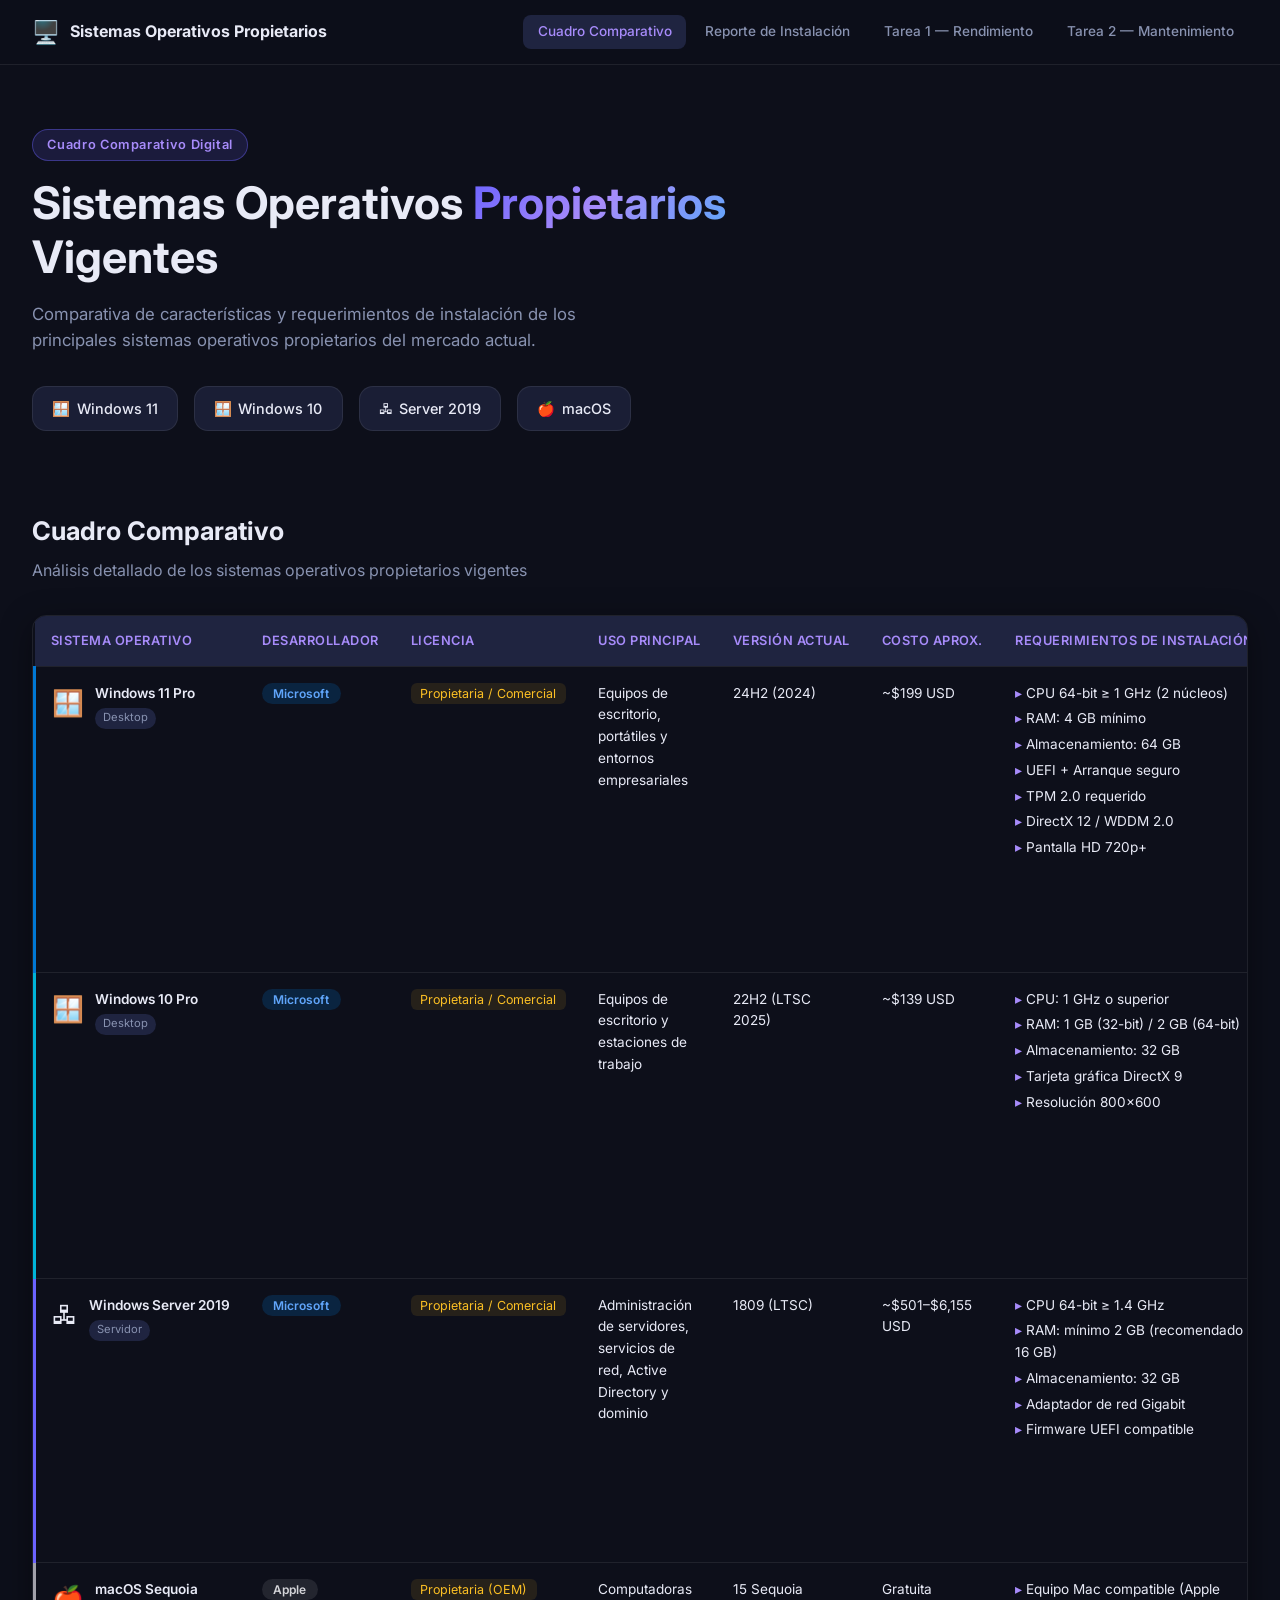
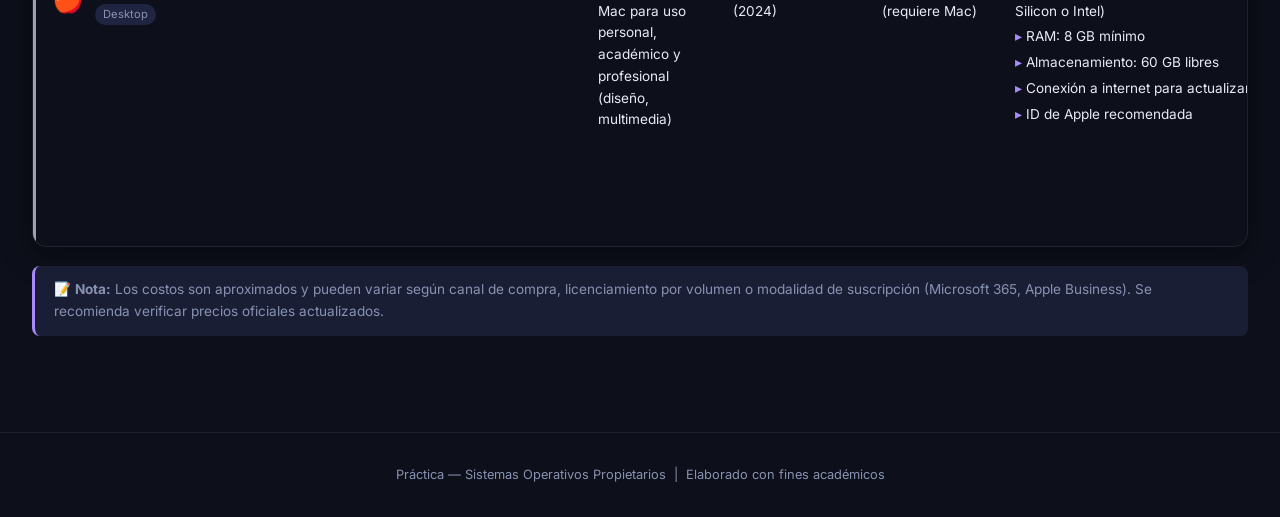
<file: index.html>
<!DOCTYPE html>
<html lang="es">
<head>
<meta charset="UTF-8">
<meta name="viewport" content="width=device-width, initial-scale=1.0">
<title>Sistemas Operativos Propietarios — Práctica</title>
<link rel="preconnect" href="https://fonts.googleapis.com">
<link href="https://fonts.googleapis.com/css2?family=Inter:wght@300;400;500;600;700&display=swap" rel="stylesheet">
<link rel="stylesheet" href="style.css">
</head>
<body>

<!-- HEADER -->
<header class="header">
  <div class="header-inner">
    <div class="logo">
      <span class="logo-icon">🖥️</span>
      <span class="logo-text">Sistemas Operativos Propietarios</span>
    </div>
    <nav class="nav">
      <a href="index.html" class="nav-link active">Cuadro Comparativo</a>
      <a href="reporte.html" class="nav-link">Reporte de Instalación</a>
      <a href="tarea1.html" class="nav-link">Tarea 1 — Rendimiento</a>
      <a href="tarea2.html" class="nav-link">Tarea 2 — Mantenimiento</a>
    </nav>
  </div>
</header>

<!-- HERO -->
<section class="hero">
  <div class="hero-content">
    <span class="badge">Cuadro Comparativo Digital</span>
    <h1>Sistemas Operativos <span class="gradient-text">Propietarios</span> Vigentes</h1>
    <p>Comparativa de características y requerimientos de instalación de los principales sistemas operativos propietarios del mercado actual.</p>
  </div>
  <div class="hero-cards">
    <div class="mini-card"><span>🪟</span> Windows 11</div>
    <div class="mini-card"><span>🪟</span> Windows 10</div>
    <div class="mini-card"><span>🖧</span> Server 2019</div>
    <div class="mini-card"><span>🍎</span> macOS</div>
  </div>
</section>

<!-- TABLA COMPARATIVA -->
<section class="section">
  <div class="container">
    <h2 class="section-title">Cuadro Comparativo</h2>
    <p class="section-sub">Análisis detallado de los sistemas operativos propietarios vigentes</p>

    <div class="table-wrapper">
      <table class="comp-table">
        <thead>
          <tr>
            <th>Sistema Operativo</th>
            <th>Desarrollador</th>
            <th>Licencia</th>
            <th>Uso Principal</th>
            <th>Versión Actual</th>
            <th>Costo aprox.</th>
            <th>Requerimientos de Instalación</th>
            <th>Ventajas</th>
            <th>Desventajas</th>
            <th>Seguridad</th>
          </tr>
        </thead>
        <tbody>
          <!-- Windows 11 Pro -->
          <tr class="row-win11">
            <td><div class="os-name"><span class="os-icon">🪟</span><div><strong>Windows 11 Pro</strong><span class="os-tag">Desktop</span></div></div></td>
            <td><span class="dev-badge ms">Microsoft</span></td>
            <td><span class="lic-badge">Propietaria / Comercial</span></td>
            <td>Equipos de escritorio, portátiles y entornos empresariales</td>
            <td>24H2 (2024)</td>
            <td>~$199 USD</td>
            <td>
              <ul class="req-list">
                <li>CPU 64-bit ≥ 1 GHz (2 núcleos)</li>
                <li>RAM: 4 GB mínimo</li>
                <li>Almacenamiento: 64 GB</li>
                <li>UEFI + Arranque seguro</li>
                <li>TPM 2.0 requerido</li>
                <li>DirectX 12 / WDDM 2.0</li>
                <li>Pantalla HD 720p+</li>
              </ul>
            </td>
            <td>
              <ul class="feat-list green">
                <li>Interfaz moderna y fluida</li>
                <li>Compatibilidad Android apps</li>
                <li>Seguridad avanzada (TPM)</li>
                <li>Actualizaciones automáticas</li>
              </ul>
            </td>
            <td>
              <ul class="feat-list red">
                <li>Requiere hardware reciente</li>
                <li>Telemetría y privacidad cuestionada</li>
                <li>Costo de licencia elevado</li>
              </ul>
            </td>
            <td><span class="sec-badge high">Alta</span></td>
          </tr>

          <!-- Windows 10 Pro -->
          <tr class="row-win10">
            <td><div class="os-name"><span class="os-icon">🪟</span><div><strong>Windows 10 Pro</strong><span class="os-tag">Desktop</span></div></div></td>
            <td><span class="dev-badge ms">Microsoft</span></td>
            <td><span class="lic-badge">Propietaria / Comercial</span></td>
            <td>Equipos de escritorio y estaciones de trabajo</td>
            <td>22H2 (LTSC 2025)</td>
            <td>~$139 USD</td>
            <td>
              <ul class="req-list">
                <li>CPU: 1 GHz o superior</li>
                <li>RAM: 1 GB (32-bit) / 2 GB (64-bit)</li>
                <li>Almacenamiento: 32 GB</li>
                <li>Tarjeta gráfica DirectX 9</li>
                <li>Resolución 800×600</li>
              </ul>
            </td>
            <td>
              <ul class="feat-list green">
                <li>Compatible con hardware antiguo</li>
                <li>Amplio soporte de software</li>
                <li>Interfaz familiar y estable</li>
                <li>Soporte empresarial extendido</li>
              </ul>
            </td>
            <td>
              <ul class="feat-list red">
                <li>Fin de soporte: Oct 2025</li>
                <li>Menor seguridad que Win 11</li>
                <li>Actualizaciones forzadas</li>
              </ul>
            </td>
            <td><span class="sec-badge med">Media</span></td>
          </tr>

          <!-- Windows Server 2019 -->
          <tr class="row-server">
            <td><div class="os-name"><span class="os-icon">🖧</span><div><strong>Windows Server 2019</strong><span class="os-tag">Servidor</span></div></div></td>
            <td><span class="dev-badge ms">Microsoft</span></td>
            <td><span class="lic-badge">Propietaria / Comercial</span></td>
            <td>Administración de servidores, servicios de red, Active Directory y dominio</td>
            <td>1809 (LTSC)</td>
            <td>~$501–$6,155 USD</td>
            <td>
              <ul class="req-list">
                <li>CPU 64-bit ≥ 1.4 GHz</li>
                <li>RAM: mínimo 2 GB (recomendado 16 GB)</li>
                <li>Almacenamiento: 32 GB</li>
                <li>Adaptador de red Gigabit</li>
                <li>Firmware UEFI compatible</li>
              </ul>
            </td>
            <td>
              <ul class="feat-list green">
                <li>Active Directory robusto</li>
                <li>Hyper-V integrado</li>
                <li>Alta disponibilidad (clustering)</li>
                <li>Soporte LTSC hasta 2029</li>
              </ul>
            </td>
            <td>
              <ul class="feat-list red">
                <li>Costo de licenciamiento alto</li>
                <li>Requiere conocimientos especializados</li>
                <li>Consumo elevado de recursos</li>
              </ul>
            </td>
            <td><span class="sec-badge high">Alta</span></td>
          </tr>

          <!-- macOS -->
          <tr class="row-macos">
            <td><div class="os-name"><span class="os-icon">🍎</span><div><strong>macOS Sequoia</strong><span class="os-tag">Desktop</span></div></div></td>
            <td><span class="dev-badge apple">Apple</span></td>
            <td><span class="lic-badge">Propietaria (OEM)</span></td>
            <td>Computadoras Mac para uso personal, académico y profesional (diseño, multimedia)</td>
            <td>15 Sequoia (2024)</td>
            <td>Gratuita (requiere Mac)</td>
            <td>
              <ul class="req-list">
                <li>Equipo Mac compatible (Apple Silicon o Intel)</li>
                <li>RAM: 8 GB mínimo</li>
                <li>Almacenamiento: 60 GB libres</li>
                <li>Conexión a internet para actualizar</li>
                <li>ID de Apple recomendada</li>
              </ul>
            </td>
            <td>
              <ul class="feat-list green">
                <li>Ecosistema Apple integrado</li>
                <li>Excelente rendimiento en Apple Silicon</li>
                <li>Alta seguridad y privacidad</li>
                <li>Actualizaciones gratuitas</li>
              </ul>
            </td>
            <td>
              <ul class="feat-list red">
                <li>Solo para hardware Apple</li>
                <li>Costo elevado del hardware</li>
                <li>Compatibilidad limitada con software empresarial</li>
              </ul>
            </td>
            <td><span class="sec-badge high">Alta</span></td>
          </tr>
        </tbody>
      </table>
    </div>

    <p class="table-note">📝 <strong>Nota:</strong> Los costos son aproximados y pueden variar según canal de compra, licenciamiento por volumen o modalidad de suscripción (Microsoft 365, Apple Business). Se recomienda verificar precios oficiales actualizados.</p>
  </div>
</section>

<!-- FOOTER -->
<footer class="footer">
  <p>Práctica — Sistemas Operativos Propietarios &nbsp;|&nbsp; Elaborado con fines académicos</p>
</footer>

</body>
</html>
</file>
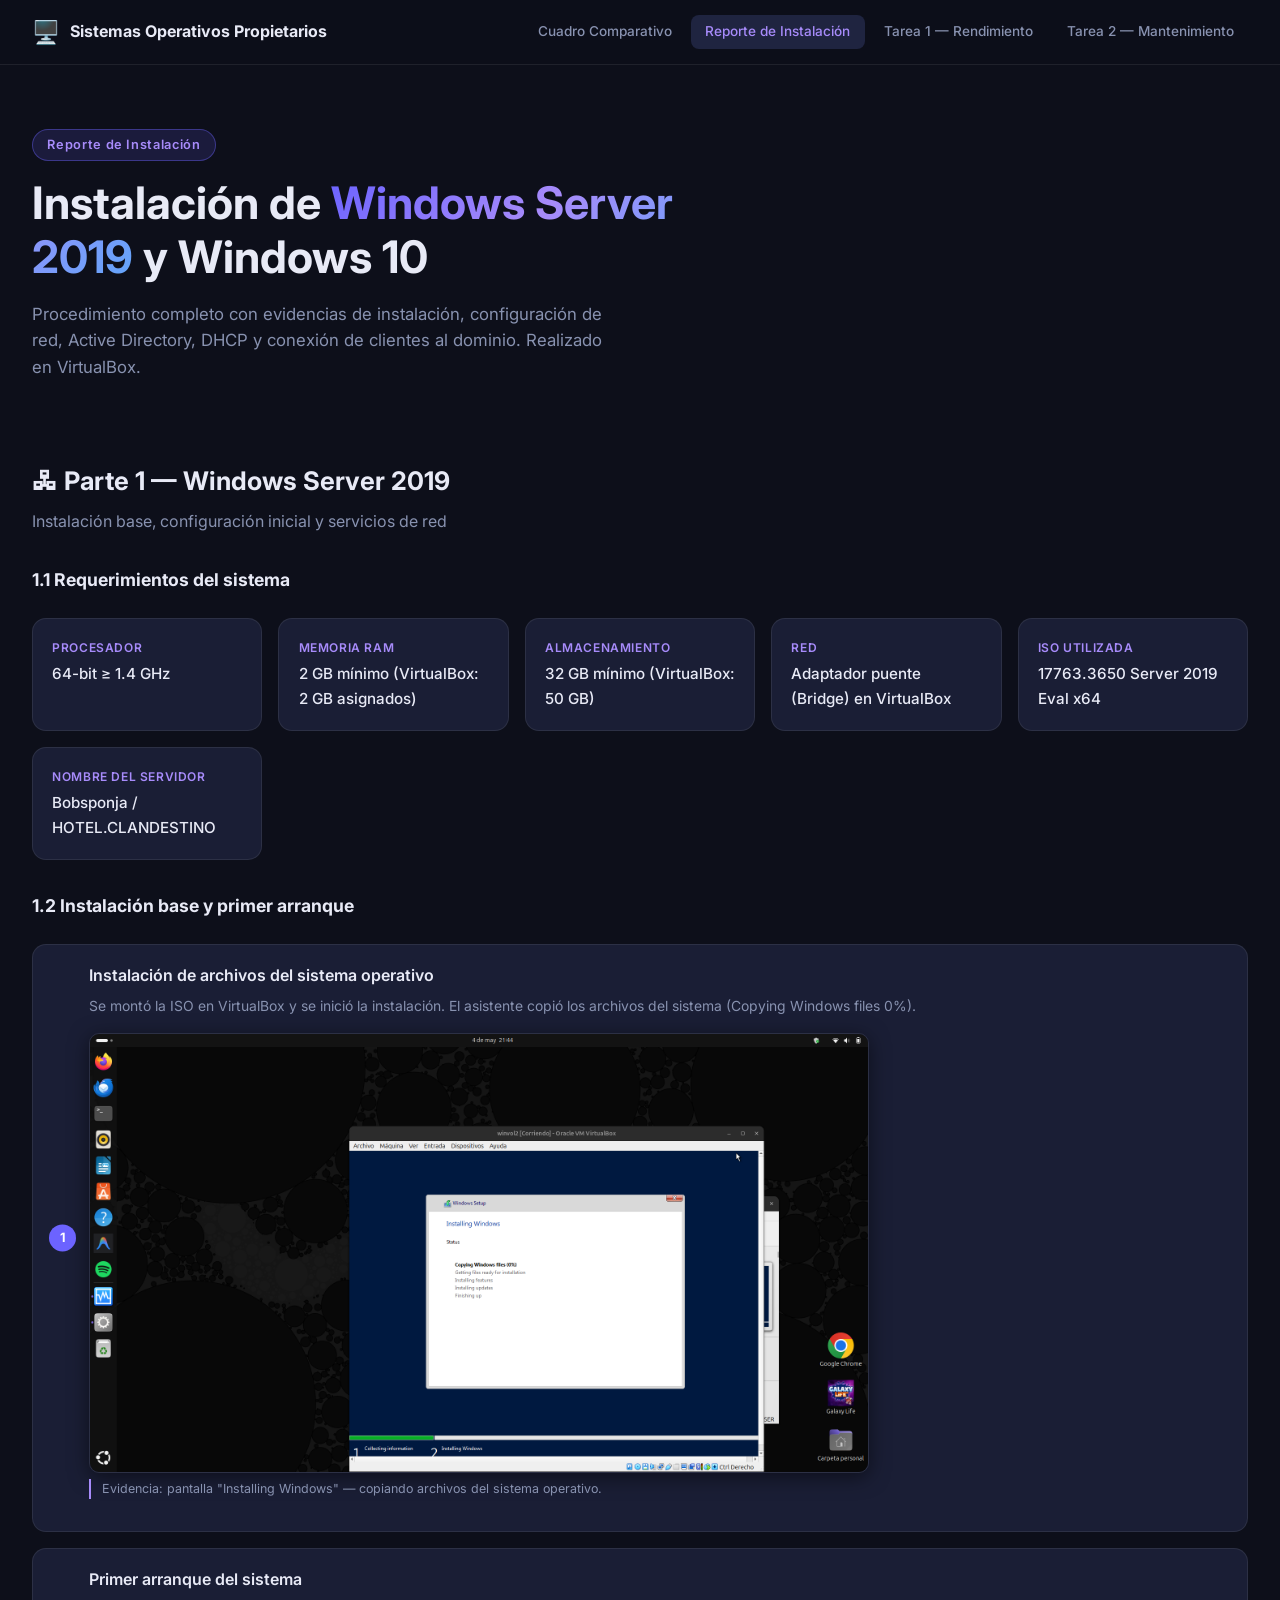
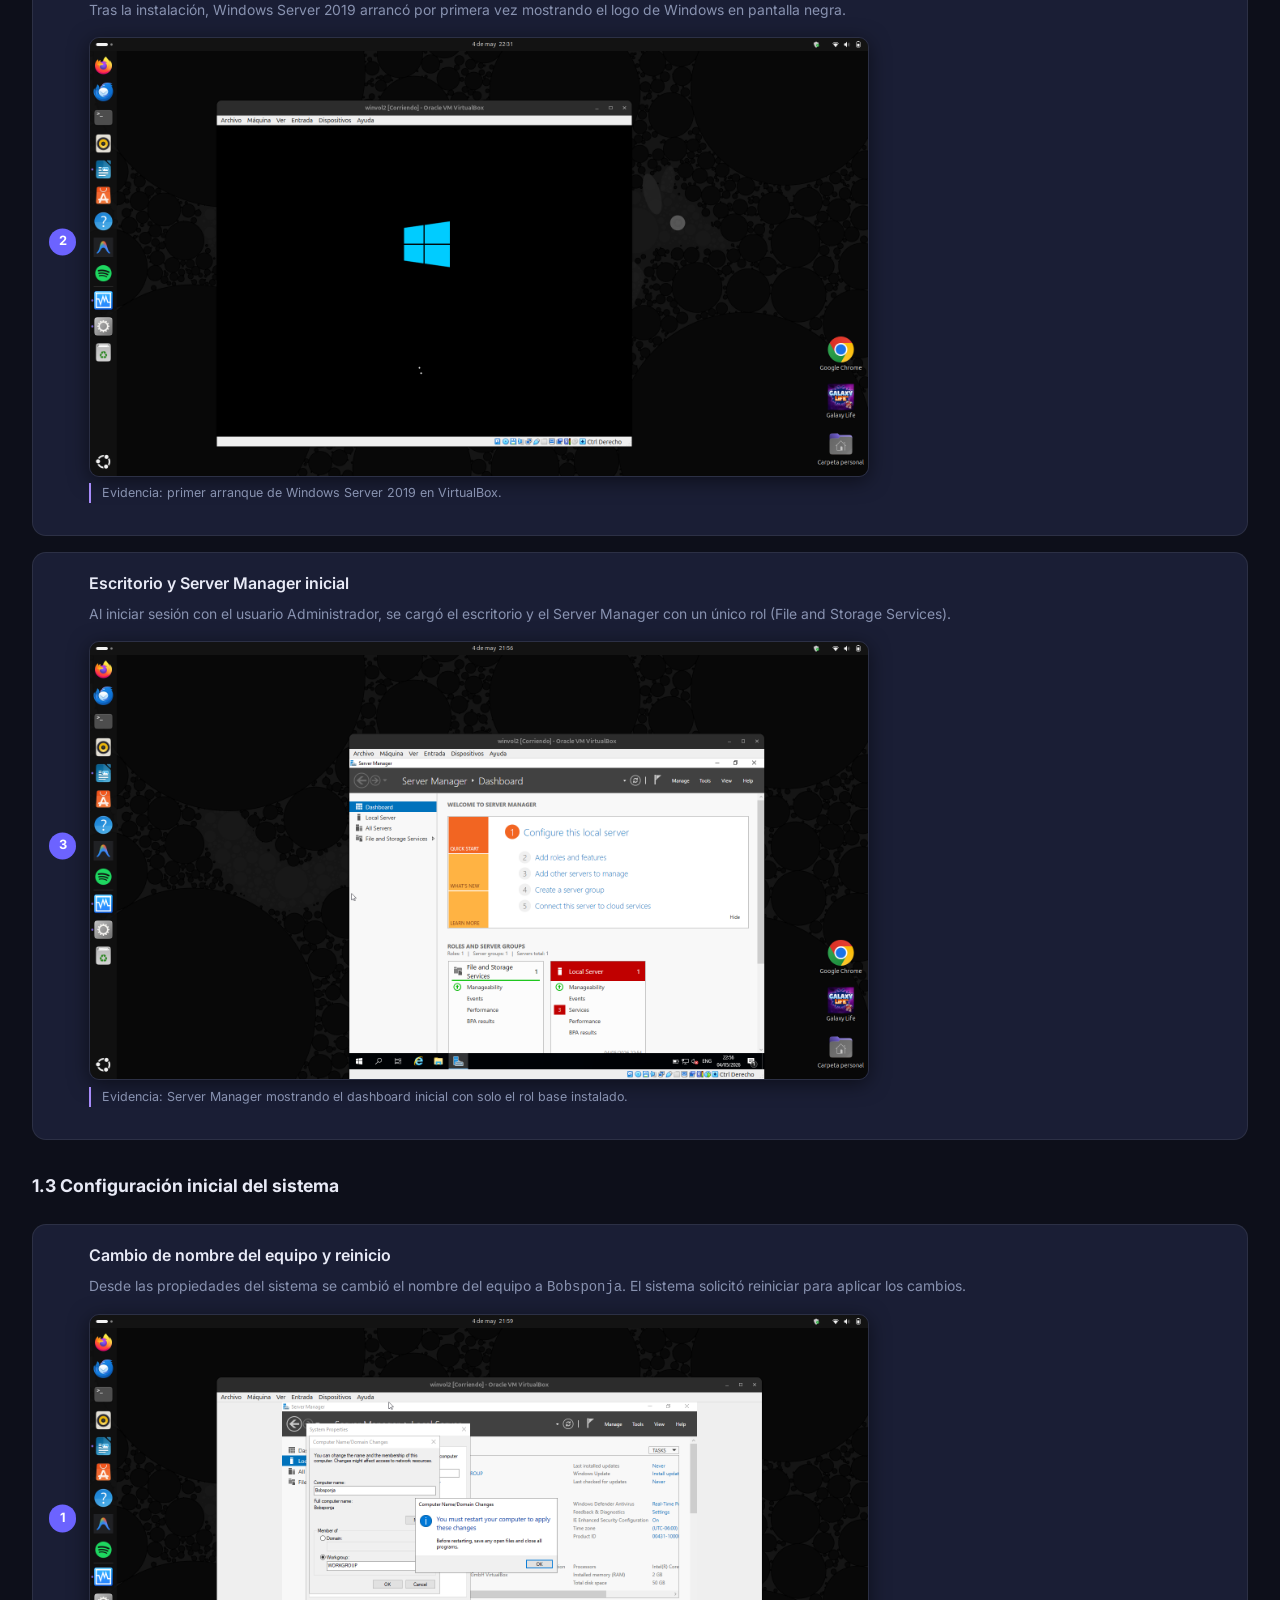
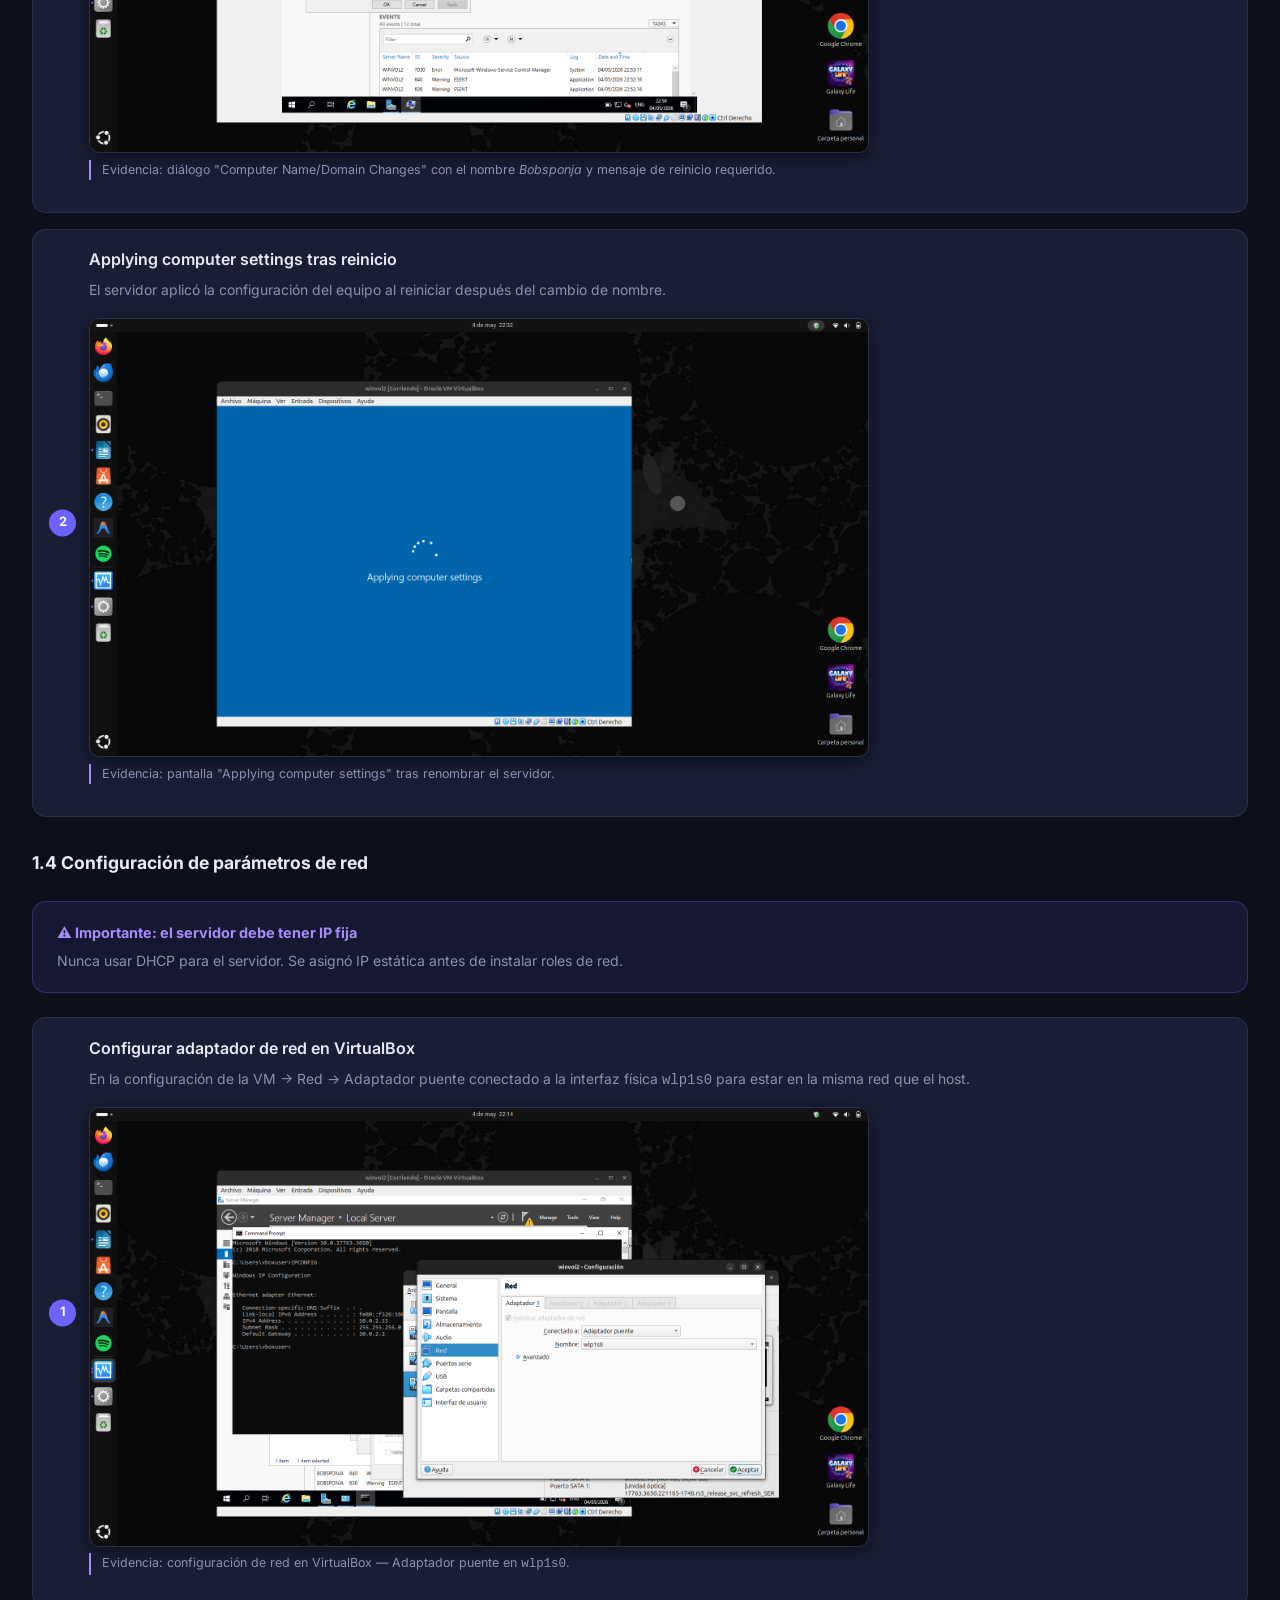
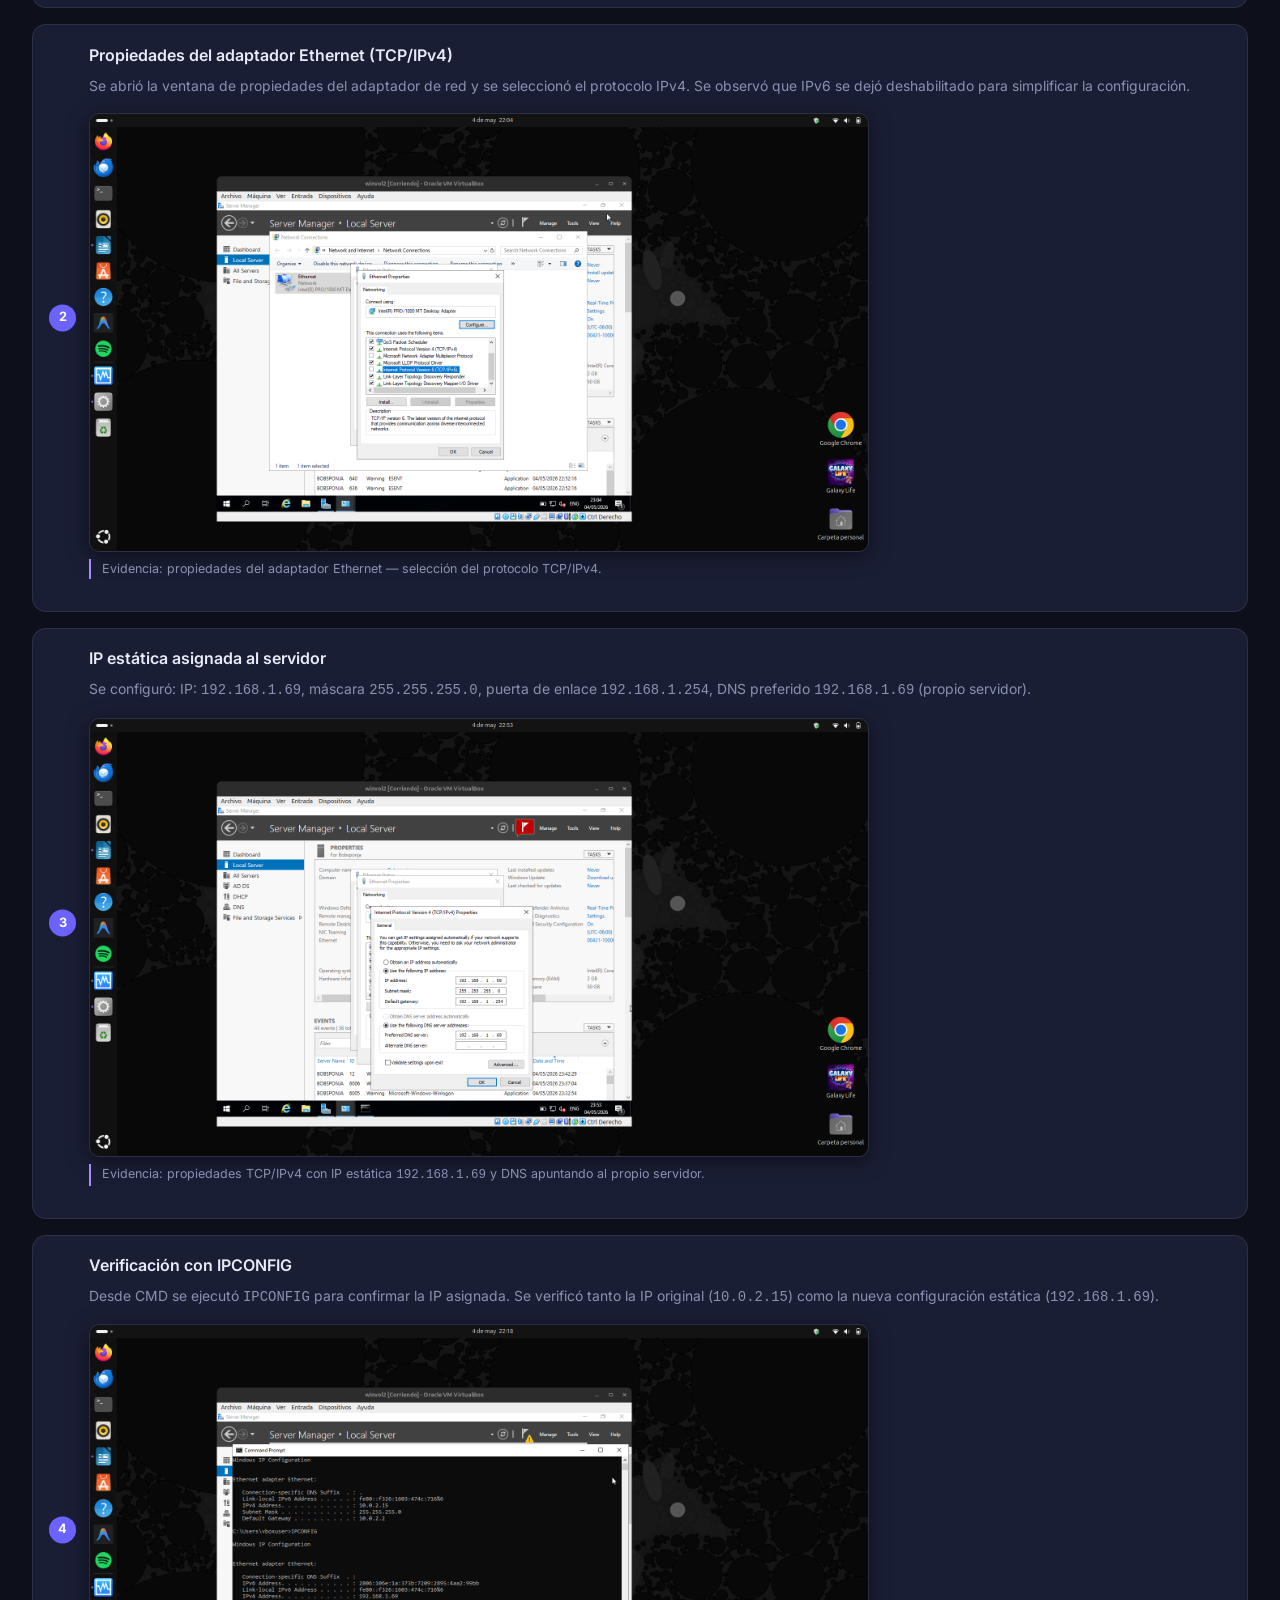
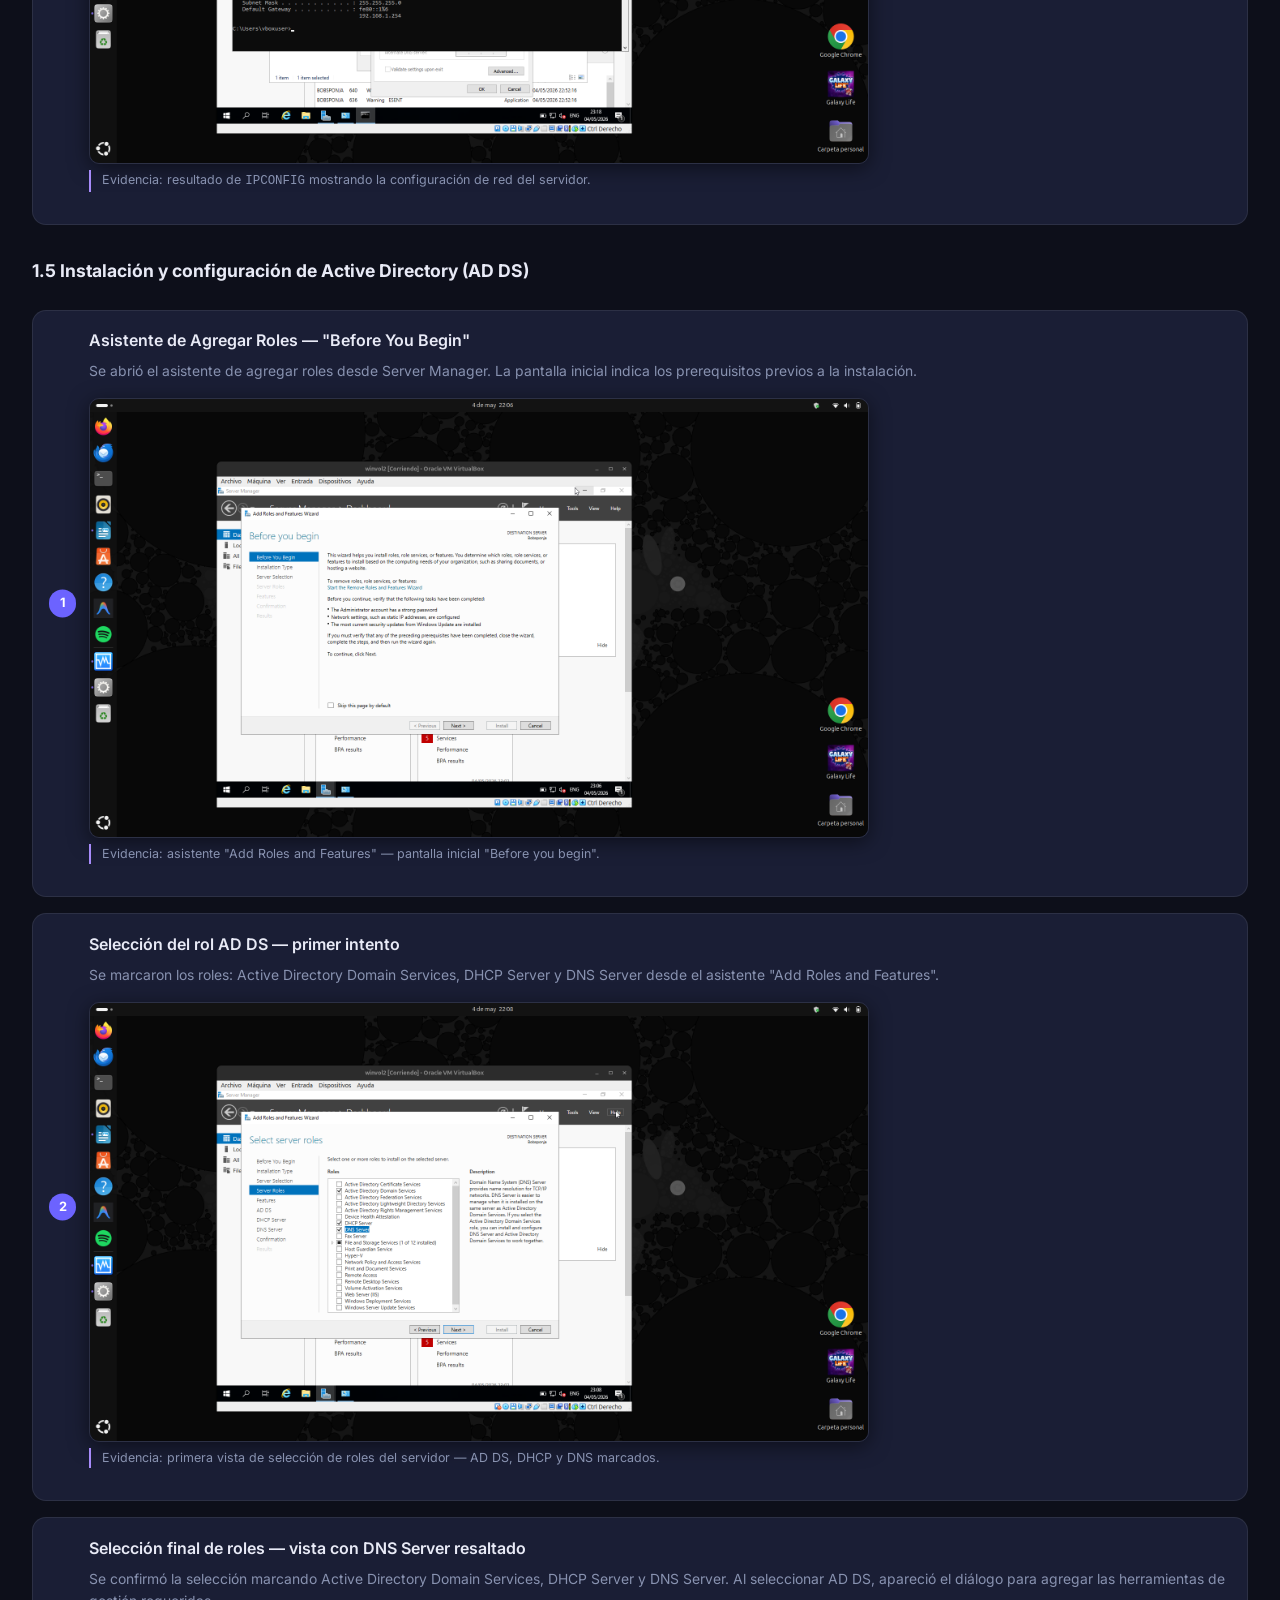
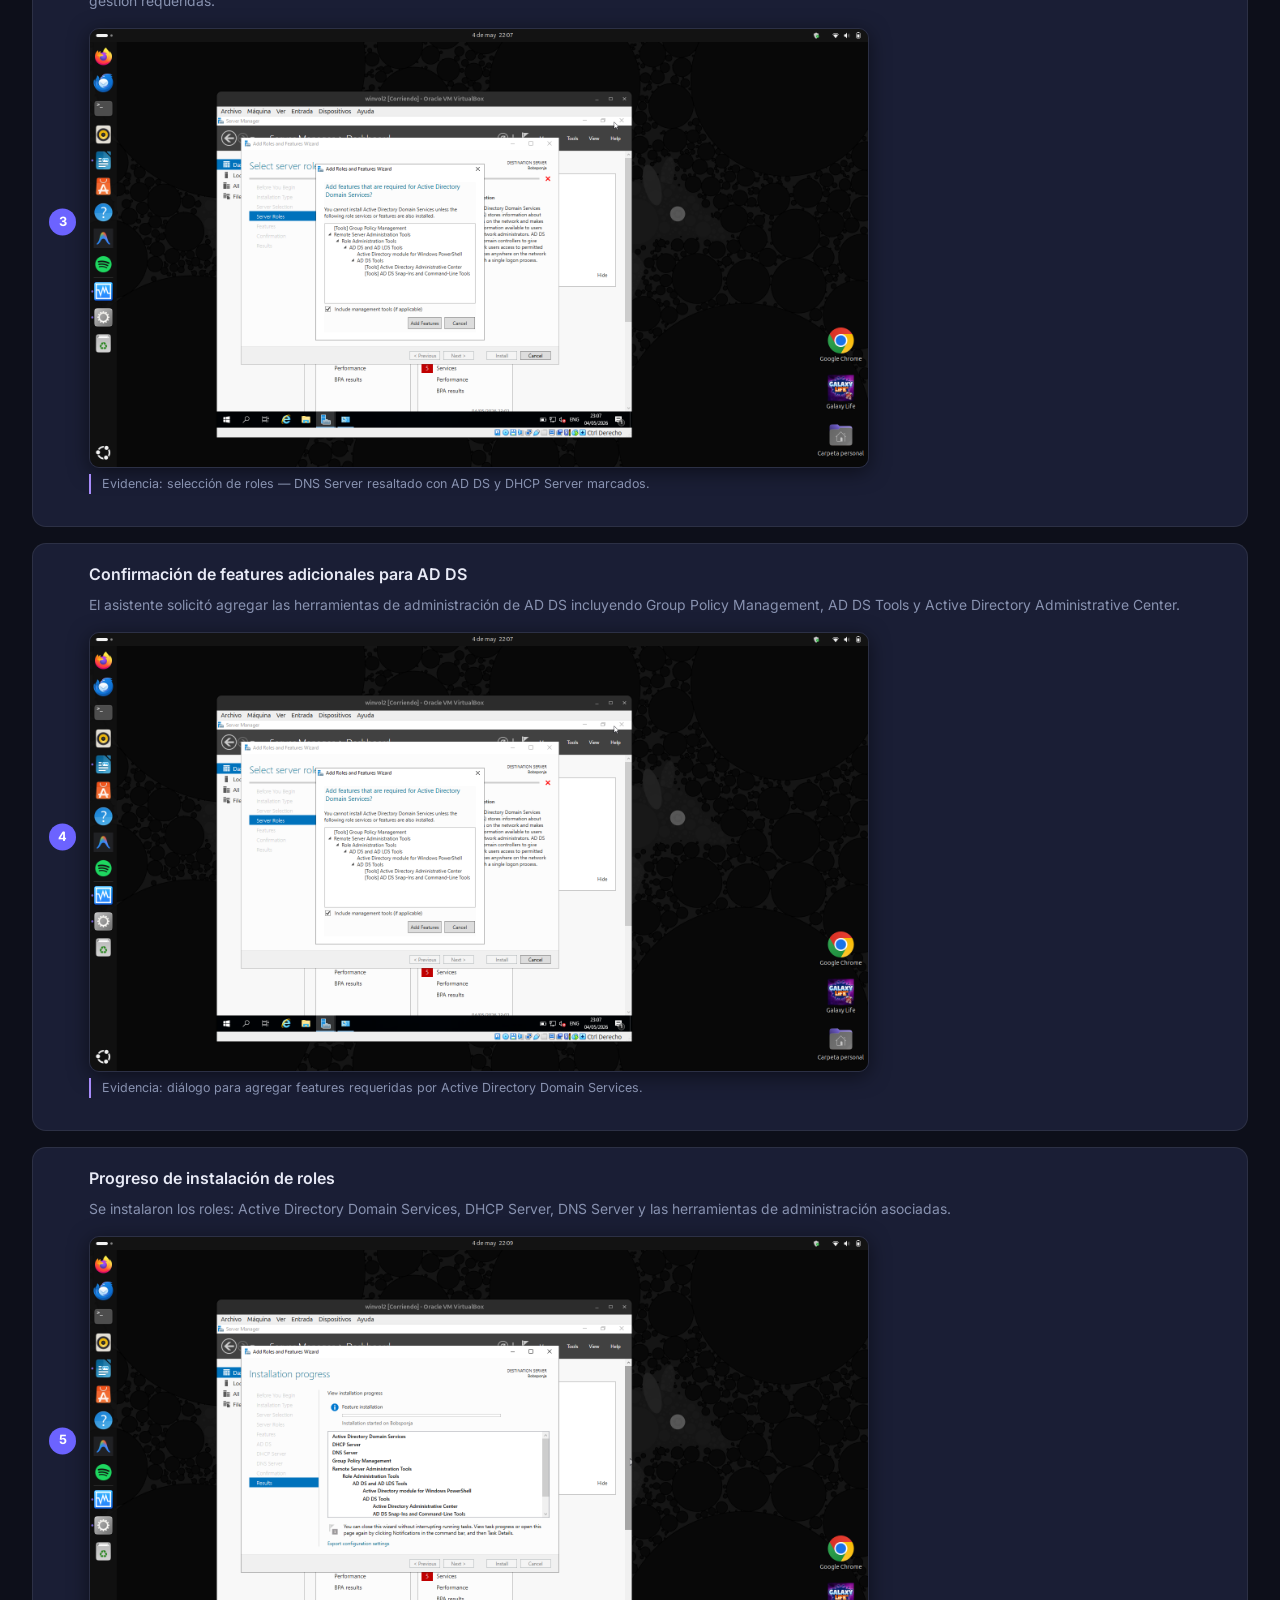
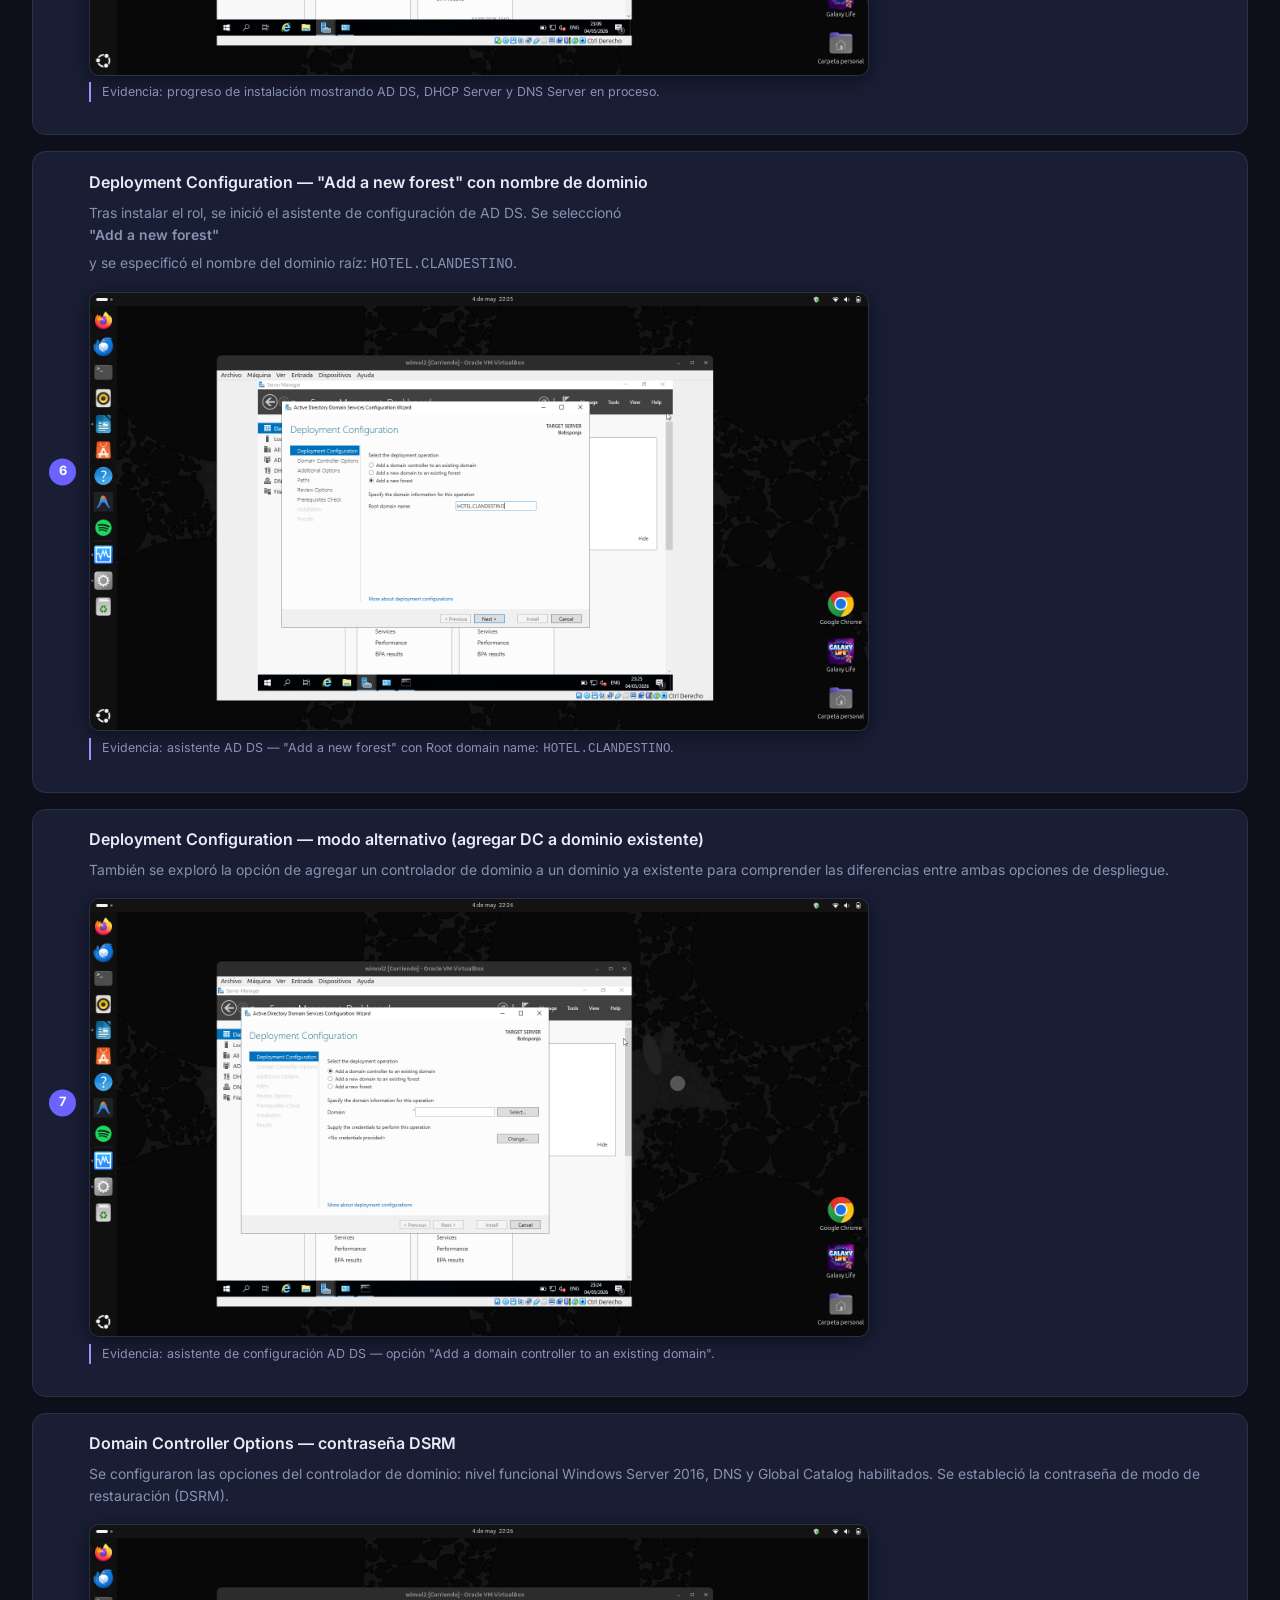
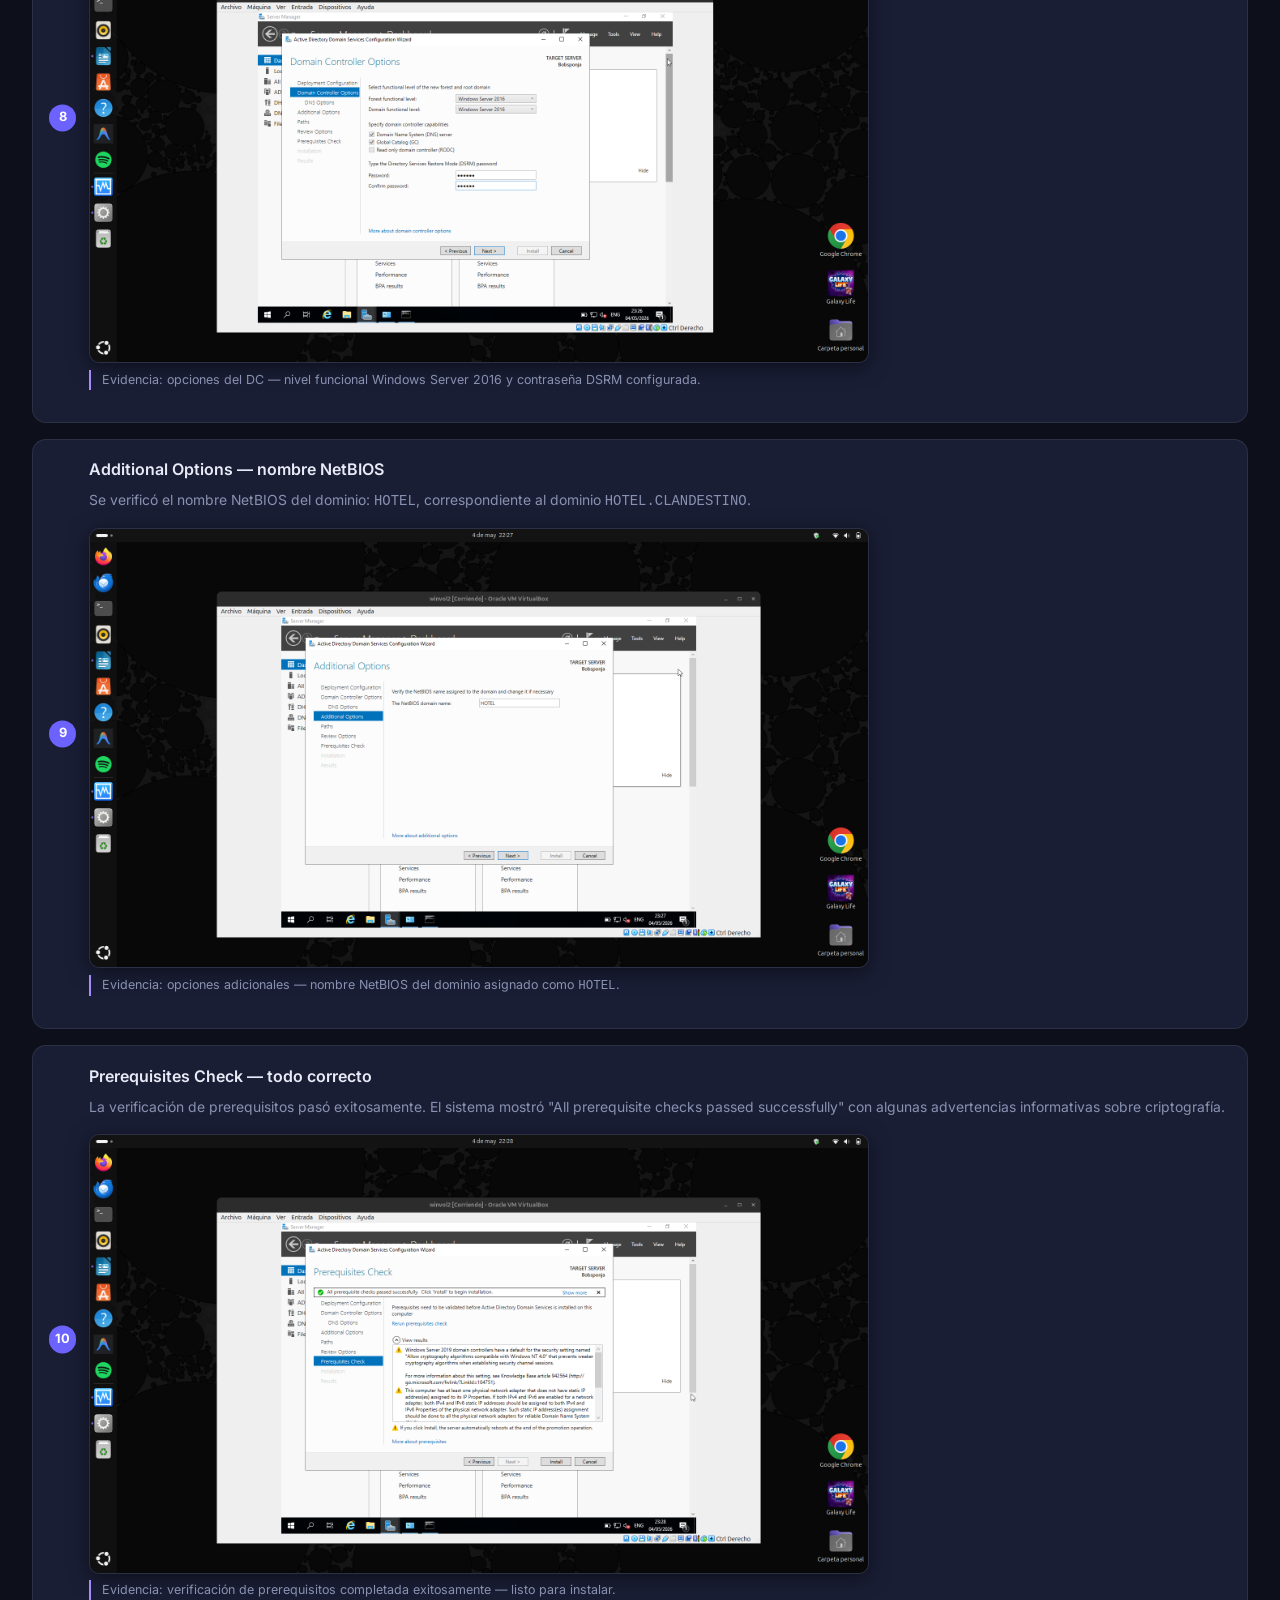
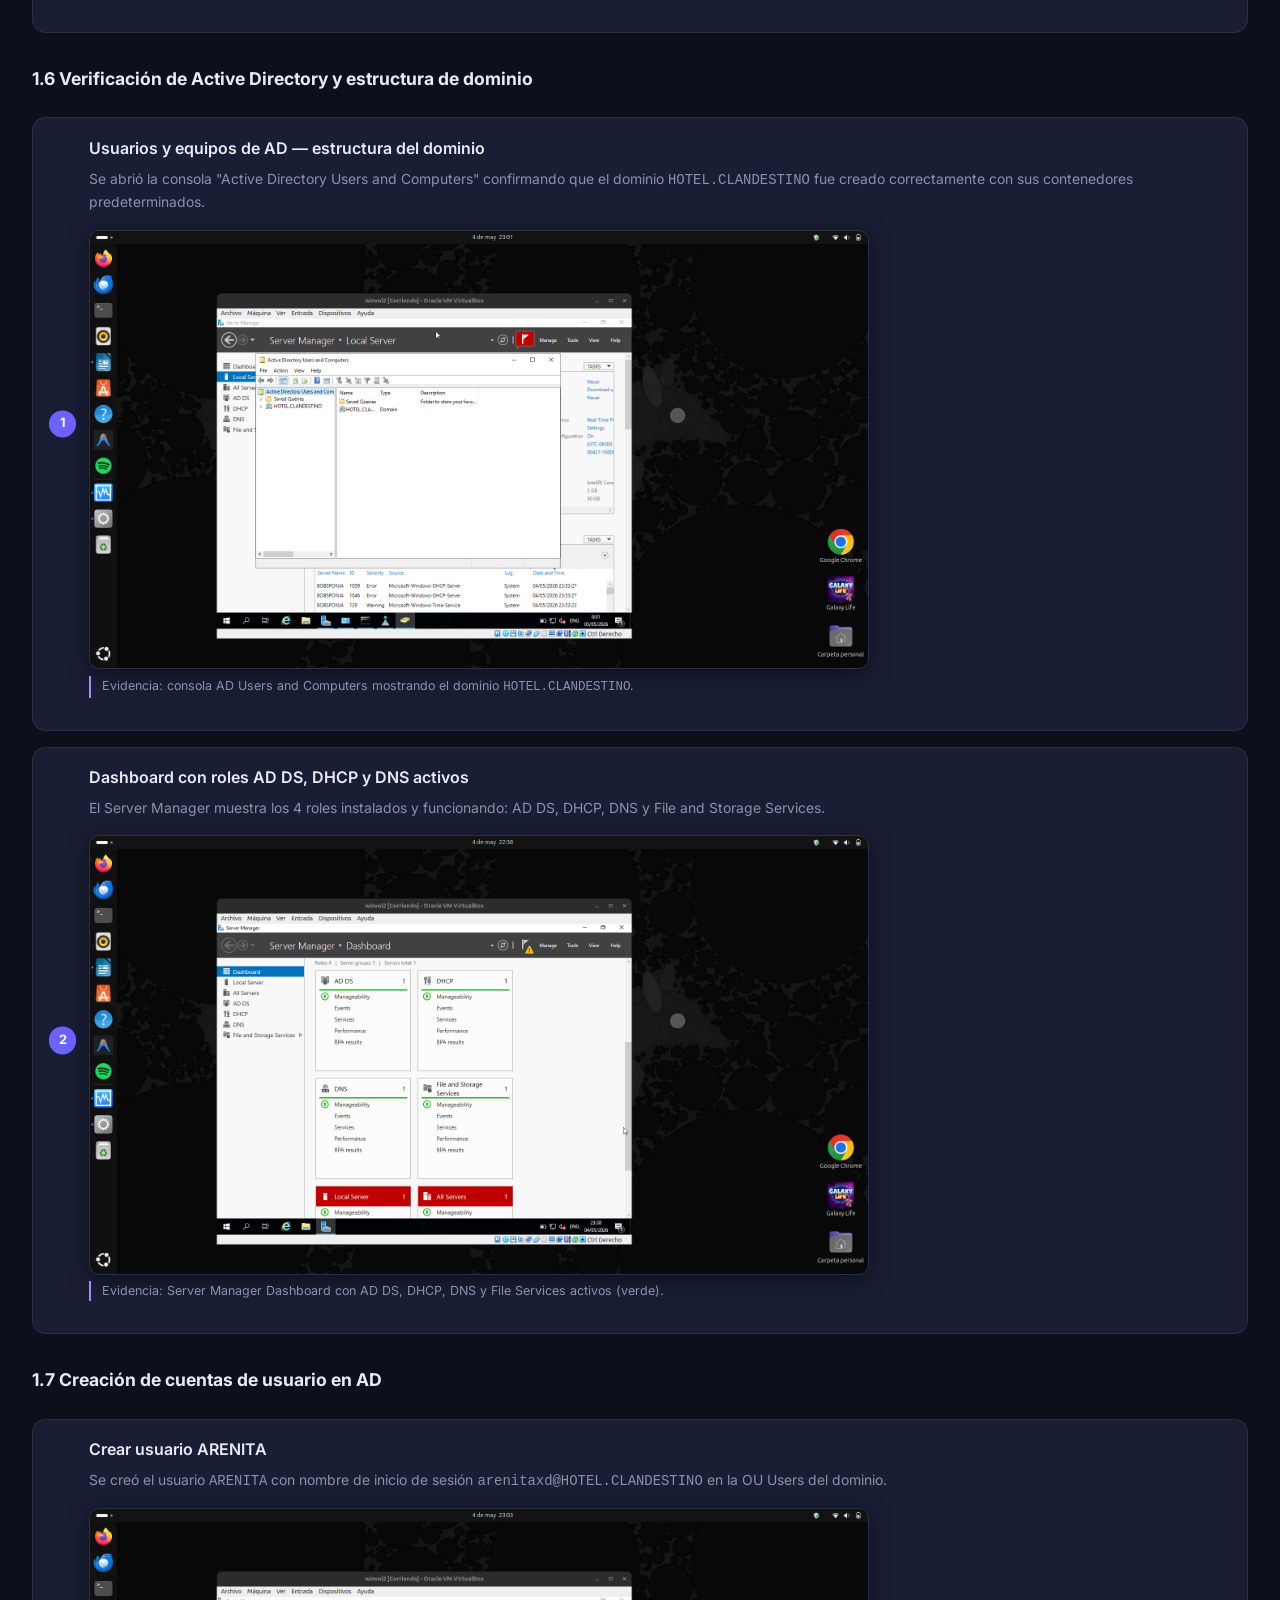
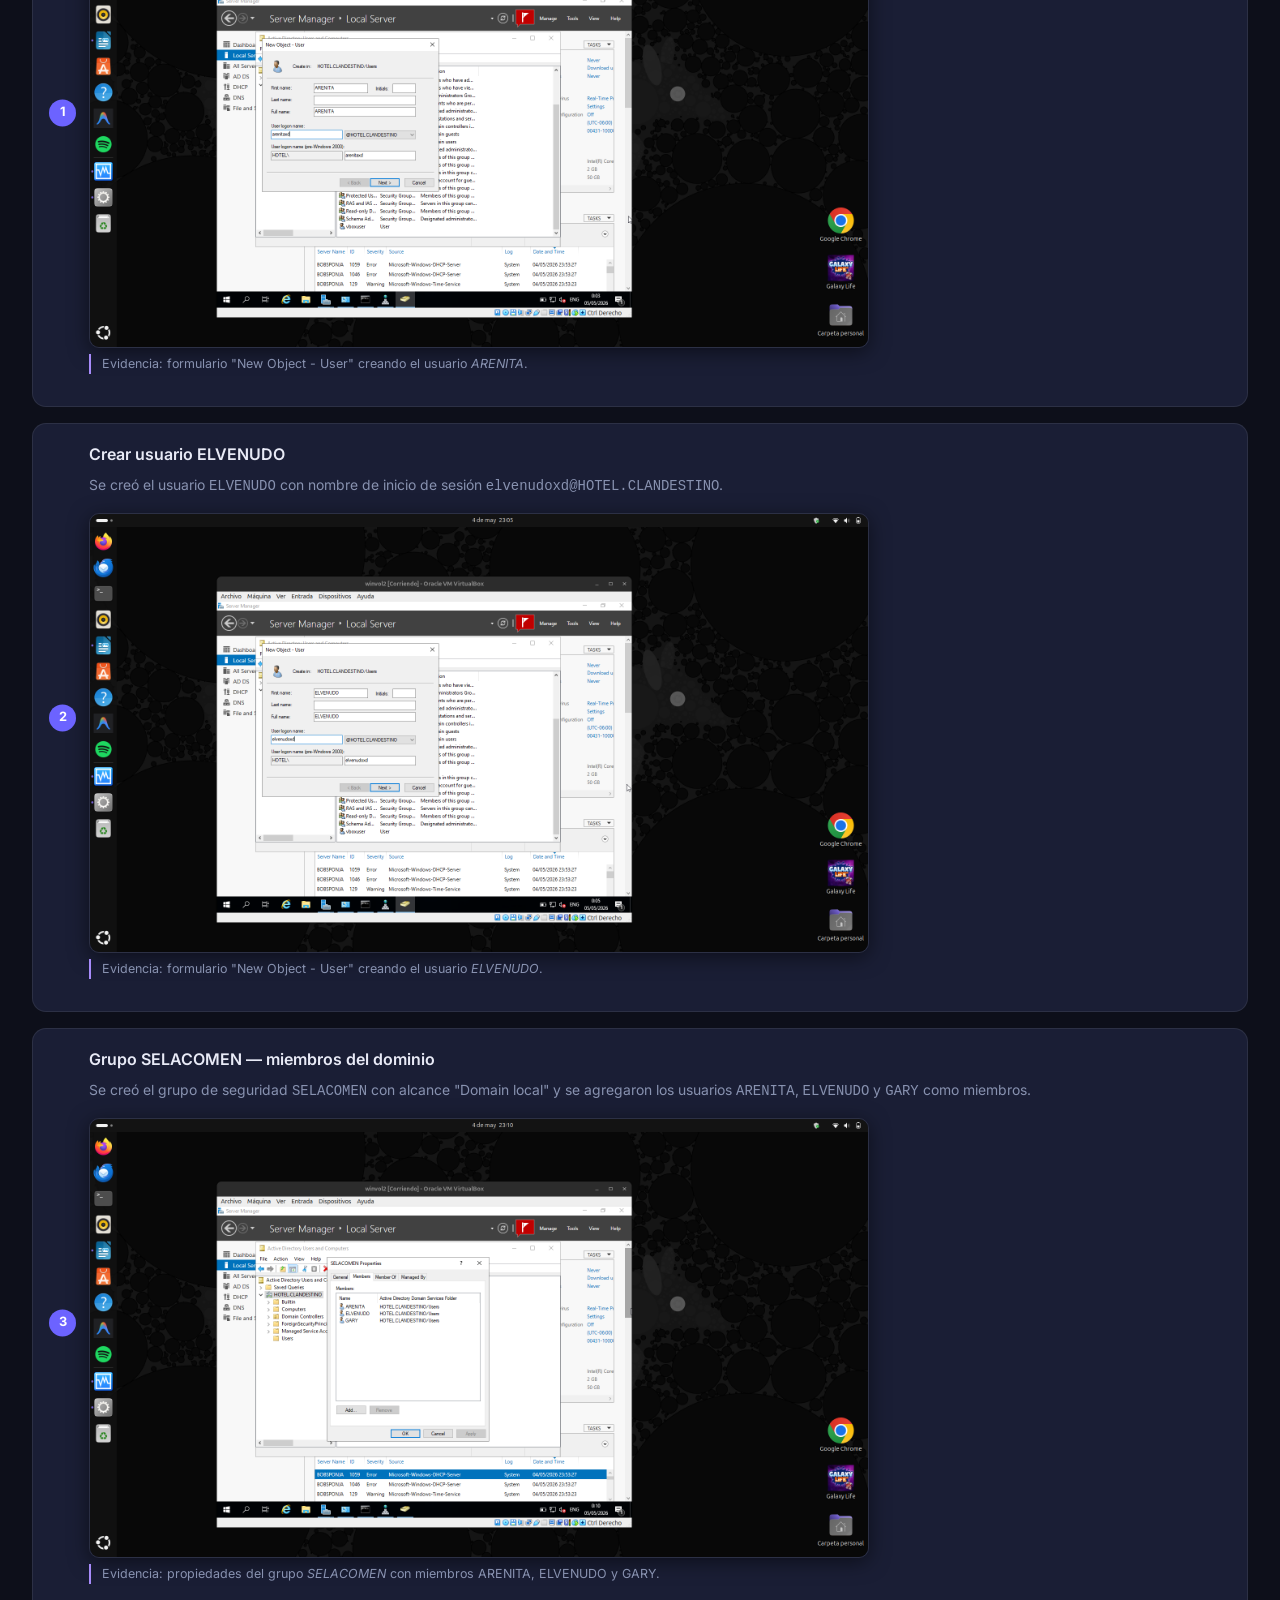
<file: reporte.html>
<!DOCTYPE html>
<html lang="es">
<head>
<meta charset="UTF-8">
<meta name="viewport" content="width=device-width, initial-scale=1.0">
<title>Reporte de Instalación — Windows Server 2019 y Windows 10</title>
<link rel="preconnect" href="https://fonts.googleapis.com">
<link href="https://fonts.googleapis.com/css2?family=Inter:wght@300;400;500;600;700&display=swap" rel="stylesheet">
<link rel="stylesheet" href="style.css">
<style>
  .img-evidence {
    width: 100%; max-width: 780px; display: block;
    border-radius: 10px; border: 1px solid var(--border);
    margin: 1rem 0 .4rem;
    box-shadow: 0 4px 20px rgba(0,0,0,.5);
    transition: transform .2s;
    cursor: zoom-in;
  }
  .img-evidence:hover { transform: scale(1.01); }
  .img-caption {
    font-size: .78rem; color: var(--text-muted);
    margin-bottom: 1rem; padding-left: .3rem;
    border-left: 2px solid var(--accent2); padding-left: .7rem;
  }
  .step-list li { padding-top: 1.1rem; padding-bottom: 1rem; }
  .step-list li strong { margin-bottom: .4rem; }
  .step-list li span { display: block; margin-bottom: .5rem; }
</style>
</head>
<body>

<header class="header">
  <div class="header-inner">
    <div class="logo"><span class="logo-icon">🖥️</span><span class="logo-text">Sistemas Operativos Propietarios</span></div>
    <nav class="nav">
      <a href="index.html" class="nav-link">Cuadro Comparativo</a>
      <a href="reporte.html" class="nav-link active">Reporte de Instalación</a>
      <a href="tarea1.html" class="nav-link">Tarea 1 — Rendimiento</a>
      <a href="tarea2.html" class="nav-link">Tarea 2 — Mantenimiento</a>
    </nav>
  </div>
</header>

<section class="hero">
  <div class="hero-content">
    <span class="badge">Reporte de Instalación</span>
    <h1>Instalación de <span class="gradient-text">Windows Server 2019</span> y Windows 10</h1>
    <p>Procedimiento completo con evidencias de instalación, configuración de red, Active Directory, DHCP y conexión de clientes al dominio. Realizado en VirtualBox.</p>
  </div>
</section>

<!-- ====== WINDOWS SERVER 2019 ====== -->
<section class="section">
  <div class="container">
    <h2 class="section-title">🖧 Parte 1 — Windows Server 2019</h2>
    <p class="section-sub">Instalación base, configuración inicial y servicios de red</p>

    <!-- Requerimientos -->
    <h3 style="margin-bottom:1rem;font-size:1.1rem;">1.1 Requerimientos del sistema</h3>
    <div class="info-grid">
      <div class="info-box"><div class="label">Procesador</div><div class="value">64-bit ≥ 1.4 GHz</div></div>
      <div class="info-box"><div class="label">Memoria RAM</div><div class="value">2 GB mínimo (VirtualBox: 2 GB asignados)</div></div>
      <div class="info-box"><div class="label">Almacenamiento</div><div class="value">32 GB mínimo (VirtualBox: 50 GB)</div></div>
      <div class="info-box"><div class="label">Red</div><div class="value">Adaptador puente (Bridge) en VirtualBox</div></div>
      <div class="info-box"><div class="label">ISO utilizada</div><div class="value">17763.3650 Server 2019 Eval x64</div></div>
      <div class="info-box"><div class="label">Nombre del servidor</div><div class="value">Bobsponja / HOTEL.CLANDESTINO</div></div>
    </div>

    <!-- Instalación base -->
    <h3 style="margin:2rem 0 .5rem;font-size:1.1rem;">1.2 Instalación base y primer arranque</h3>
    <ol class="step-list">
      <li>
        <strong>Instalación de archivos del sistema operativo</strong>
        <span>Se montó la ISO en VirtualBox y se inició la instalación. El asistente copió los archivos del sistema (Copying Windows files 0%).</span>
        <img class="img-evidence" src="imgs/1000000100000780000004383FCE47A1.png" alt="Installing Windows - Copying files">
        <div class="img-caption">Evidencia: pantalla "Installing Windows" — copiando archivos del sistema operativo.</div>
      </li>
      <li>
        <strong>Primer arranque del sistema</strong>
        <span>Tras la instalación, Windows Server 2019 arrancó por primera vez mostrando el logo de Windows en pantalla negra.</span>
        <img class="img-evidence" src="imgs/1000000100000780000004386A10F4F0.png" alt="Primer arranque Windows Server">
        <div class="img-caption">Evidencia: primer arranque de Windows Server 2019 en VirtualBox.</div>
      </li>
      <li>
        <strong>Escritorio y Server Manager inicial</strong>
        <span>Al iniciar sesión con el usuario Administrador, se cargó el escritorio y el Server Manager con un único rol (File and Storage Services).</span>
        <img class="img-evidence" src="imgs/100000010000078000000438E5E10E40.png" alt="Server Manager inicial">
        <div class="img-caption">Evidencia: Server Manager mostrando el dashboard inicial con solo el rol base instalado.</div>
      </li>
    </ol>

    <!-- Configuración inicial -->
    <h3 style="margin:2rem 0 .5rem;font-size:1.1rem;">1.3 Configuración inicial del sistema</h3>
    <ol class="step-list">
      <li>
        <strong>Cambio de nombre del equipo y reinicio</strong>
        <span>Desde las propiedades del sistema se cambió el nombre del equipo a <code>Bobsponja</code>. El sistema solicitó reiniciar para aplicar los cambios.</span>
        <img class="img-evidence" src="imgs/1000000100000780000004385AEEE78B.png" alt="Cambio de nombre del equipo">
        <div class="img-caption">Evidencia: diálogo "Computer Name/Domain Changes" con el nombre <em>Bobsponja</em> y mensaje de reinicio requerido.</div>
      </li>
      <li>
        <strong>Applying computer settings tras reinicio</strong>
        <span>El servidor aplicó la configuración del equipo al reiniciar después del cambio de nombre.</span>
        <img class="img-evidence" src="imgs/1000000100000780000004388AF2F88E.png" alt="Applying computer settings">
        <div class="img-caption">Evidencia: pantalla "Applying computer settings" tras renombrar el servidor.</div>
      </li>
    </ol>

    <!-- Configuración de red -->
    <h3 style="margin:2rem 0 .5rem;font-size:1.1rem;">1.4 Configuración de parámetros de red</h3>
    <div class="highlight">
      <h4>⚠️ Importante: el servidor debe tener IP fija</h4>
      <p>Nunca usar DHCP para el servidor. Se asignó IP estática antes de instalar roles de red.</p>
    </div>
    <ol class="step-list">
      <li>
        <strong>Configurar adaptador de red en VirtualBox</strong>
        <span>En la configuración de la VM → Red → Adaptador puente conectado a la interfaz física <code>wlp1s0</code> para estar en la misma red que el host.</span>
        <img class="img-evidence" src="imgs/100000010000078000000438C0362F77.png" alt="Configuración red VirtualBox">
        <div class="img-caption">Evidencia: configuración de red en VirtualBox — Adaptador puente en <code>wlp1s0</code>.</div>
      </li>
      <li>
        <strong>Propiedades del adaptador Ethernet (TCP/IPv4)</strong>
        <span>Se abrió la ventana de propiedades del adaptador de red y se seleccionó el protocolo IPv4. Se observó que IPv6 se dejó deshabilitado para simplificar la configuración.</span>
        <img class="img-evidence" src="imgs/1000000100000780000004386519E5E5.png" alt="Propiedades Ethernet IPv4">
        <div class="img-caption">Evidencia: propiedades del adaptador Ethernet — selección del protocolo TCP/IPv4.</div>
      </li>
      <li>
        <strong>IP estática asignada al servidor</strong>
        <span>Se configuró: IP: <code>192.168.1.69</code>, máscara <code>255.255.255.0</code>, puerta de enlace <code>192.168.1.254</code>, DNS preferido <code>192.168.1.69</code> (propio servidor).</span>
        <img class="img-evidence" src="imgs/10000001000007800000043880BA919B.png" alt="IPv4 estática configurada">
        <div class="img-caption">Evidencia: propiedades TCP/IPv4 con IP estática <code>192.168.1.69</code> y DNS apuntando al propio servidor.</div>
      </li>
      <li>
        <strong>Verificación con IPCONFIG</strong>
        <span>Desde CMD se ejecutó <code>IPCONFIG</code> para confirmar la IP asignada. Se verificó tanto la IP original (<code>10.0.2.15</code>) como la nueva configuración estática (<code>192.168.1.69</code>).</span>
        <img class="img-evidence" src="imgs/100000010000078000000438C27A1CD2.png" alt="IPCONFIG verificación">
        <div class="img-caption">Evidencia: resultado de <code>IPCONFIG</code> mostrando la configuración de red del servidor.</div>
      </li>
    </ol>

    <!-- Active Directory -->
    <h3 style="margin:2rem 0 .5rem;font-size:1.1rem;">1.5 Instalación y configuración de Active Directory (AD DS)</h3>
    <ol class="step-list">
      <li>
        <strong>Asistente de Agregar Roles — "Before You Begin"</strong>
        <span>Se abrió el asistente de agregar roles desde Server Manager. La pantalla inicial indica los prerequisitos previos a la instalación.</span>
        <img class="img-evidence" src="imgs/10000001000007800000043896BD0E21.png" alt="Before You Begin">
        <div class="img-caption">Evidencia: asistente "Add Roles and Features" — pantalla inicial "Before you begin".</div>
      </li>
      <li>
        <strong>Selección del rol AD DS — primer intento</strong>
        <span>Se marcaron los roles: Active Directory Domain Services, DHCP Server y DNS Server desde el asistente "Add Roles and Features".</span>
        <img class="img-evidence" src="imgs/1000000100000780000004389F5FFCC9.png" alt="Selección roles Server Roles">
        <div class="img-caption">Evidencia: primera vista de selección de roles del servidor — AD DS, DHCP y DNS marcados.</div>
      </li>
      <li>
        <strong>Selección final de roles — vista con DNS Server resaltado</strong>
        <span>Se confirmó la selección marcando Active Directory Domain Services, DHCP Server y DNS Server. Al seleccionar AD DS, apareció el diálogo para agregar las herramientas de gestión requeridas.</span>
        <img class="img-evidence" src="imgs/100000010000078000000438E6CA8491.png" alt="Selección roles AD DS, DHCP, DNS">
        <div class="img-caption">Evidencia: selección de roles — DNS Server resaltado con AD DS y DHCP Server marcados.</div>
      </li>
      <li>
        <strong>Confirmación de features adicionales para AD DS</strong>
        <span>El asistente solicitó agregar las herramientas de administración de AD DS incluyendo Group Policy Management, AD DS Tools y Active Directory Administrative Center.</span>
        <img class="img-evidence" src="imgs/100000010000078000000438E6CA8491.png" alt="Add features AD DS">
        <div class="img-caption">Evidencia: diálogo para agregar features requeridas por Active Directory Domain Services.</div>
      </li>
      <li>
        <strong>Progreso de instalación de roles</strong>
        <span>Se instalaron los roles: Active Directory Domain Services, DHCP Server, DNS Server y las herramientas de administración asociadas.</span>
        <img class="img-evidence" src="imgs/100000010000078000000438E706A615.png" alt="Installation progress roles">
        <div class="img-caption">Evidencia: progreso de instalación mostrando AD DS, DHCP Server y DNS Server en proceso.</div>
      </li>
      <li>
        <strong>Deployment Configuration — "Add a new forest" con nombre de dominio</strong>
        <span>Tras instalar el rol, se inició el asistente de configuración de AD DS. Se seleccionó <strong>"Add a new forest"</strong> y se especificó el nombre del dominio raíz: <code>HOTEL.CLANDESTINO</code>.</span>
        <img class="img-evidence" src="imgs/100000010000078000000438FB2A3AB0.png" alt="Deployment Configuration Add new forest HOTEL.CLANDESTINO">
        <div class="img-caption">Evidencia: asistente AD DS — "Add a new forest" con Root domain name: <code>HOTEL.CLANDESTINO</code>.</div>
      </li>
      <li>
        <strong>Deployment Configuration — modo alternativo (agregar DC a dominio existente)</strong>
        <span>También se exploró la opción de agregar un controlador de dominio a un dominio ya existente para comprender las diferencias entre ambas opciones de despliegue.</span>
        <img class="img-evidence" src="imgs/100000010000078000000438ABF3F0D7.png" alt="Deployment Configuration add DC to existing domain">
        <div class="img-caption">Evidencia: asistente de configuración AD DS — opción "Add a domain controller to an existing domain".</div>
      </li>
      <li>
        <strong>Domain Controller Options — contraseña DSRM</strong>
        <span>Se configuraron las opciones del controlador de dominio: nivel funcional Windows Server 2016, DNS y Global Catalog habilitados. Se estableció la contraseña de modo de restauración (DSRM).</span>
        <img class="img-evidence" src="imgs/1000000100000780000004389953C7D0.png" alt="Domain Controller Options DSRM">
        <div class="img-caption">Evidencia: opciones del DC — nivel funcional Windows Server 2016 y contraseña DSRM configurada.</div>
      </li>
      <li>
        <strong>Additional Options — nombre NetBIOS</strong>
        <span>Se verificó el nombre NetBIOS del dominio: <code>HOTEL</code>, correspondiente al dominio <code>HOTEL.CLANDESTINO</code>.</span>
        <img class="img-evidence" src="imgs/10000001000007800000043801A2AC50.png" alt="NetBIOS domain name">
        <div class="img-caption">Evidencia: opciones adicionales — nombre NetBIOS del dominio asignado como <code>HOTEL</code>.</div>
      </li>
      <li>
        <strong>Prerequisites Check — todo correcto</strong>
        <span>La verificación de prerequisitos pasó exitosamente. El sistema mostró "All prerequisite checks passed successfully" con algunas advertencias informativas sobre criptografía.</span>
        <img class="img-evidence" src="imgs/1000000100000780000004386C834567.png" alt="Prerequisites Check passed">
        <div class="img-caption">Evidencia: verificación de prerequisitos completada exitosamente — listo para instalar.</div>
      </li>
    </ol>

    <!-- AD verificación -->
    <h3 style="margin:2rem 0 .5rem;font-size:1.1rem;">1.6 Verificación de Active Directory y estructura de dominio</h3>
    <ol class="step-list">
      <li>
        <strong>Usuarios y equipos de AD — estructura del dominio</strong>
        <span>Se abrió la consola "Active Directory Users and Computers" confirmando que el dominio <code>HOTEL.CLANDESTINO</code> fue creado correctamente con sus contenedores predeterminados.</span>
        <img class="img-evidence" src="imgs/100000010000078000000438BE0A6134.png" alt="AD Users and Computers">
        <div class="img-caption">Evidencia: consola AD Users and Computers mostrando el dominio <code>HOTEL.CLANDESTINO</code>.</div>
      </li>
      <li>
        <strong>Dashboard con roles AD DS, DHCP y DNS activos</strong>
        <span>El Server Manager muestra los 4 roles instalados y funcionando: AD DS, DHCP, DNS y File and Storage Services.</span>
        <img class="img-evidence" src="imgs/100000010000078000000438A69D170C.png" alt="Server Manager 4 roles activos">
        <div class="img-caption">Evidencia: Server Manager Dashboard con AD DS, DHCP, DNS y File Services activos (verde).</div>
      </li>
    </ol>

    <!-- Cuentas de usuario -->
    <h3 style="margin:2rem 0 .5rem;font-size:1.1rem;">1.7 Creación de cuentas de usuario en AD</h3>
    <ol class="step-list">
      <li>
        <strong>Crear usuario ARENITA</strong>
        <span>Se creó el usuario <code>ARENITA</code> con nombre de inicio de sesión <code>arenitaxd@HOTEL.CLANDESTINO</code> en la OU Users del dominio.</span>
        <img class="img-evidence" src="imgs/1000000100000780000004388639E29B.png" alt="Crear usuario ARENITA">
        <div class="img-caption">Evidencia: formulario "New Object - User" creando el usuario <em>ARENITA</em>.</div>
      </li>
      <li>
        <strong>Crear usuario ELVENUDO</strong>
        <span>Se creó el usuario <code>ELVENUDO</code> con nombre de inicio de sesión <code>elvenudoxd@HOTEL.CLANDESTINO</code>.</span>
        <img class="img-evidence" src="imgs/1000000100000780000004380032C0A0.png" alt="Crear usuario ELVENUDO">
        <div class="img-caption">Evidencia: formulario "New Object - User" creando el usuario <em>ELVENUDO</em>.</div>
      </li>
      <li>
        <strong>Grupo SELACOMEN — miembros del dominio</strong>
        <span>Se creó el grupo de seguridad <code>SELACOMEN</code> con alcance "Domain local" y se agregaron los usuarios <code>ARENITA</code>, <code>ELVENUDO</code> y <code>GARY</code> como miembros.</span>
        <img class="img-evidence" src="imgs/1000000100000780000004387CC7D88C.png" alt="Grupo SELACOMEN miembros">
        <div class="img-caption">Evidencia: propiedades del grupo <em>SELACOMEN</em> con miembros ARENITA, ELVENUDO y GARY.</div>
      </li>
      <li>
        <strong>Propiedades del grupo SELACOMEN</strong>
        <span>Vista general del grupo SELACOMEN mostrando su tipo (Security) y ámbito (Domain local) dentro del dominio HOTEL.CLANDESTINO.</span>
        <img class="img-evidence" src="imgs/100000010000078000000438DE501739.png" alt="Propiedades grupo SELACOMEN">
        <div class="img-caption">Evidencia: propiedades generales del grupo de seguridad <em>SELACOMEN</em>.</div>
      </li>
    </ol>

    <!-- DNS -->
    <h3 style="margin:2rem 0 .5rem;font-size:1.1rem;">1.8 Configuración del servidor DNS</h3>
    <ol class="step-list">
      <li>
        <strong>Asistente "New Zone Wizard"</strong>
        <span>Se creó una nueva zona de búsqueda inversa en el DNS Manager para la red <code>192.168.1.x</code>.</span>
        <img class="img-evidence" src="imgs/1000000100000780000004381E885359.png" alt="New Zone Wizard DNS">
        <div class="img-caption">Evidencia: asistente "New Zone Wizard" — bienvenida para crear nueva zona DNS.</div>
      </li>
      <li>
        <strong>Reverse Lookup Zone Name</strong>
        <span>Se configuró el ID de red <code>192.168.1</code> para la zona de búsqueda inversa, generando automáticamente la zona <code>1.168.192.in-addr.arpa</code>.</span>
        <img class="img-evidence" src="imgs/10000001000007800000043841965149.png" alt="Reverse Lookup Zone">
        <div class="img-caption">Evidencia: configuración de zona de búsqueda inversa con ID de red <code>192.168.1</code>.</div>
      </li>
      <li>
        <strong>Zona inversa creada y activa</strong>
        <span>El DNS Manager muestra la zona inversa <code>1.168.192.in-addr.arpa</code> como Active Directory-Integrated y en estado Running.</span>
        <img class="img-evidence" src="imgs/100000010000078000000438D8FC1F52.png" alt="DNS Reverse Zone activa">
        <div class="img-caption">Evidencia: DNS Manager mostrando la zona de búsqueda inversa activa e integrada con AD.</div>
      </li>
    </ol>

    <!-- Verificación cliente desde Linux -->
    <h3 style="margin:2rem 0 .5rem;font-size:1.1rem;">1.9 Verificación de conectividad y recursos compartidos</h3>
    <ol class="step-list">
      <li>
        <strong>Ping desde host Linux al servidor</strong>
        <span>Desde la máquina host (Linux) se realizó un ping de 4 paquetes a la IP del servidor <code>192.168.1.86</code>. Resultado: 0% pérdida de paquetes, tiempo promedio &lt;1ms.</span>
        <img class="img-evidence" src="imgs/100000010000073E0000041810ED0380.png" alt="Ping al servidor desde Linux">
        <div class="img-caption">Evidencia: ping exitoso de 4 paquetes a <code>192.168.1.86</code> desde el host Linux (0% packet loss).</div>
      </li>
      <li>
        <strong>Ping + listado de recursos compartidos (vista combinada)</strong>
        <span>Vista de la terminal mostrando el ping exitoso al servidor y el resultado del comando <code>smbclient -L //192.168.1.86</code> con los shares ADMIN$, C$, NETLOGON, SYSVOL y carpetas del dominio.</span>
        <img class="img-evidence" src="imgs/100000010000073E0000041810CE0B90.png" alt="Terminal ping y smbclient combinados">
        <div class="img-caption">Evidencia: terminal del host Linux mostrando ping y smbclient ejecutados consecutivamente.</div>
      </li>
      <li>
        <strong>Recursos compartidos del servidor — detalle (smbclient)</strong>
        <span>Se listaron los recursos compartidos del servidor usando <code>smbclient -L //192.168.1.86</code>. Se confirmaron los shares del dominio: ADMIN$, C$, NETLOGON, SYSVOL y carpetas del dominio <code>BYTE.FORCE</code>.</span>
        <img class="img-evidence" src="imgs/100000010000073E00000418846E8632.png" alt="smbclient shares del servidor">
        <div class="img-caption">Evidencia: listado completo de recursos compartidos del servidor de dominio desde Linux con smbclient.</div>
      </li>
    </ol>
  </div>
</section>

<!-- ====== WINDOWS 7 ====== -->
<section class="section" style="padding-top:0">
  <div class="container">
    <h2 class="section-title">🪟 Parte 2 — Instalación de Windows 7 y conexión al dominio</h2>
    <p class="section-sub">Instalación del cliente Windows 7 y unión al dominio HOTEL.CLANDESTINO</p>

    <ol class="step-list">
      <li>
        <strong>Preparación y arranque del instalador</strong>
        <span>Se inició la máquina virtual de Windows 7 en VirtualBox cargando los archivos de instalación iniciales.</span>
        <img class="img-evidence" src="imgs/win7_01.png" alt="Instalador Windows 7">
        <div class="img-caption">Evidencia: inicio de la carga del sistema de instalación en Windows 7.</div>
      </li>
      <li>
        <strong>Primer inicio y escritorio</strong>
        <span>Una vez finalizada la instalación, el sistema arrancó mostrando el escritorio clásico de Windows 7 listo para ser configurado.</span>
        <img class="img-evidence" src="imgs/win7_02.png" alt="Escritorio de Windows 7">
        <div class="img-caption">Evidencia: escritorio inicial de Windows 7 recién instalado.</div>
      </li>
      <li>
        <strong>Configuración de red IPv4</strong>
        <span>Se ingresó a las propiedades del adaptador de red para configurar los parámetros TCP/IPv4 del cliente con una dirección estática dentro del mismo segmento de red del servidor.</span>
        <img class="img-evidence" src="imgs/win7_03.png" alt="Propiedades de red en Windows 7">
        <div class="img-caption">Evidencia: asignación de IP estática y configuración de DNS apuntando a la IP del servidor.</div>
      </li>
      <li>
        <strong>Verificación de red con IPCONFIG</strong>
        <span>Desde la consola CMD se ejecutó el comando <code>ipconfig</code> para confirmar que los parámetros de red se aplicaron correctamente en la interfaz local.</span>
        <img class="img-evidence" src="imgs/win7_04.png" alt="IPCONFIG en Windows 7">
        <div class="img-caption">Evidencia: comando ipconfig mostrando la dirección IP y puerta de enlace configuradas.</div>
      </li>
      <li>
        <strong>Propiedades del sistema y cambio de nombre</strong>
        <span>Se abrió la ventana de propiedades del sistema para modificar el nombre del equipo y prepararlo para unirlo al dominio del servidor.</span>
        <img class="img-evidence" src="imgs/win7_05.png" alt="Propiedades del sistema">
        <div class="img-caption">Evidencia: diálogo de Cambio de Nombre de equipo y Dominio en Windows 7.</div>
      </li>
      <li>
        <strong>Introducción del dominio a unir</strong>
        <span>Se seleccionó la opción de unir a un dominio y se ingresó el nombre de dominio raíz de nuestro servidor: <code>HOTEL.CLANDESTINO</code>.</span>
        <img class="img-evidence" src="imgs/win7_06.png" alt="Ventana de Dominio">
        <div class="img-caption">Evidencia: cuadro de diálogo para ingresar las credenciales del dominio.</div>
      </li>
      <li>
        <strong>Ingreso de credenciales de Administrador</strong>
        <span>Se solicitaron las credenciales del usuario Administrador del dominio del servidor para autorizar la unión del cliente Windows 7.</span>
        <img class="img-evidence" src="imgs/win7_07.png" alt="Credenciales de Administrador">
        <div class="img-caption">Evidencia: ventana emergente solicitando usuario y contraseña del Administrador del dominio.</div>
      </li>
      <li>
        <strong>Bienvenida oficial al dominio</strong>
        <span>El sistema se conectó exitosamente al controlador de dominio y mostró el mensaje de bienvenida oficial a <code>HOTEL.CLANDESTINO</code>.</span>
        <img class="img-evidence" src="imgs/win7_08.png" alt="Bienvenido al dominio">
        <div class="img-caption">Evidencia: mensaje confirmando la unión exitosa del cliente Windows 7 al dominio.</div>
      </li>
      <li>
        <strong>Inicio de sesión con usuario de dominio</strong>
        <span>Finalmente se reinició el cliente y se inició sesión de forma exitosa utilizando la cuenta de dominio creada previamente para el usuario (ej. <code>arenitaxd@HOTEL.CLANDESTINO</code>).</span>
        <img class="img-evidence" src="imgs/win7_09.png" alt="Sesión de dominio iniciada">
        <div class="img-caption">Evidencia: escritorio de Windows 7 con la sesión iniciada bajo el perfil del dominio de red.</div>
      </li>
    </ol>
  </div>
</section>

<footer class="footer">
  <p>Reporte de Instalación — Sistemas Operativos Propietarios &nbsp;|&nbsp; Elaborado con fines académicos</p>
</footer>

</body>
</html>
</file>
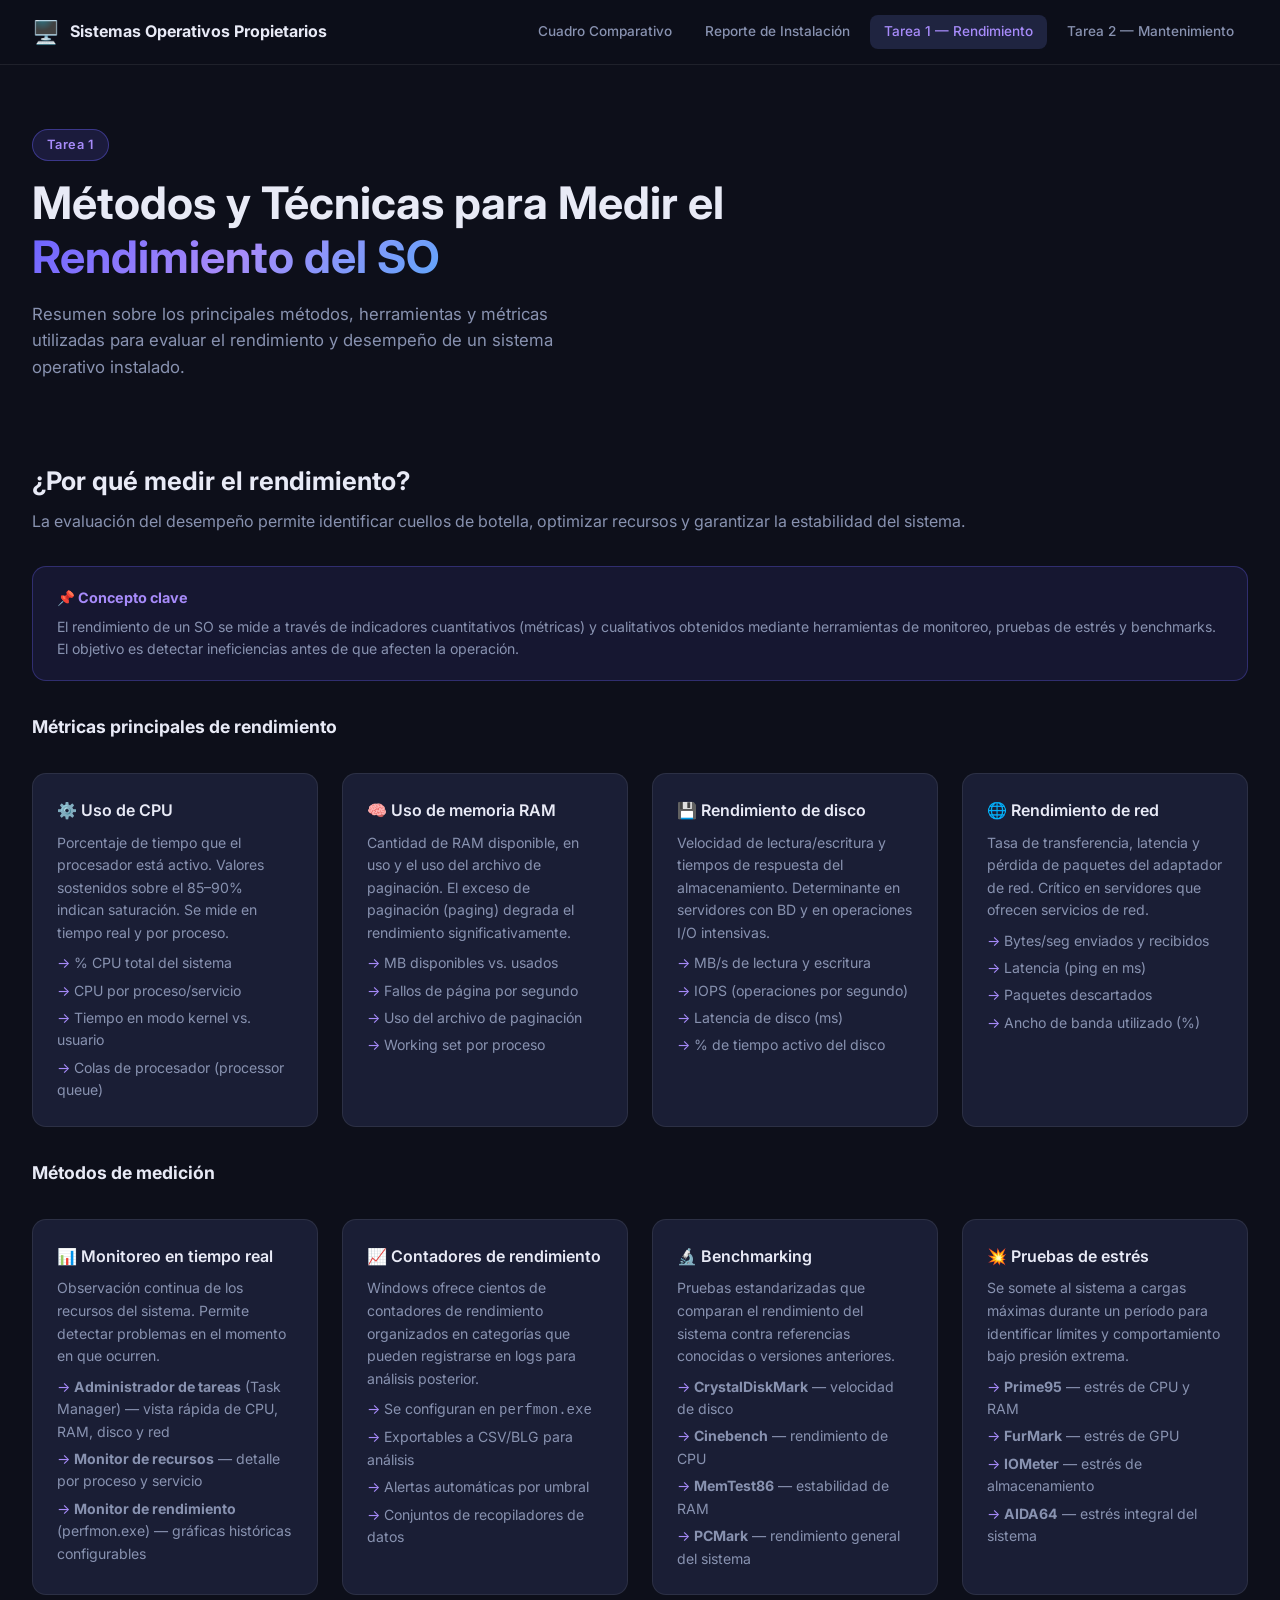
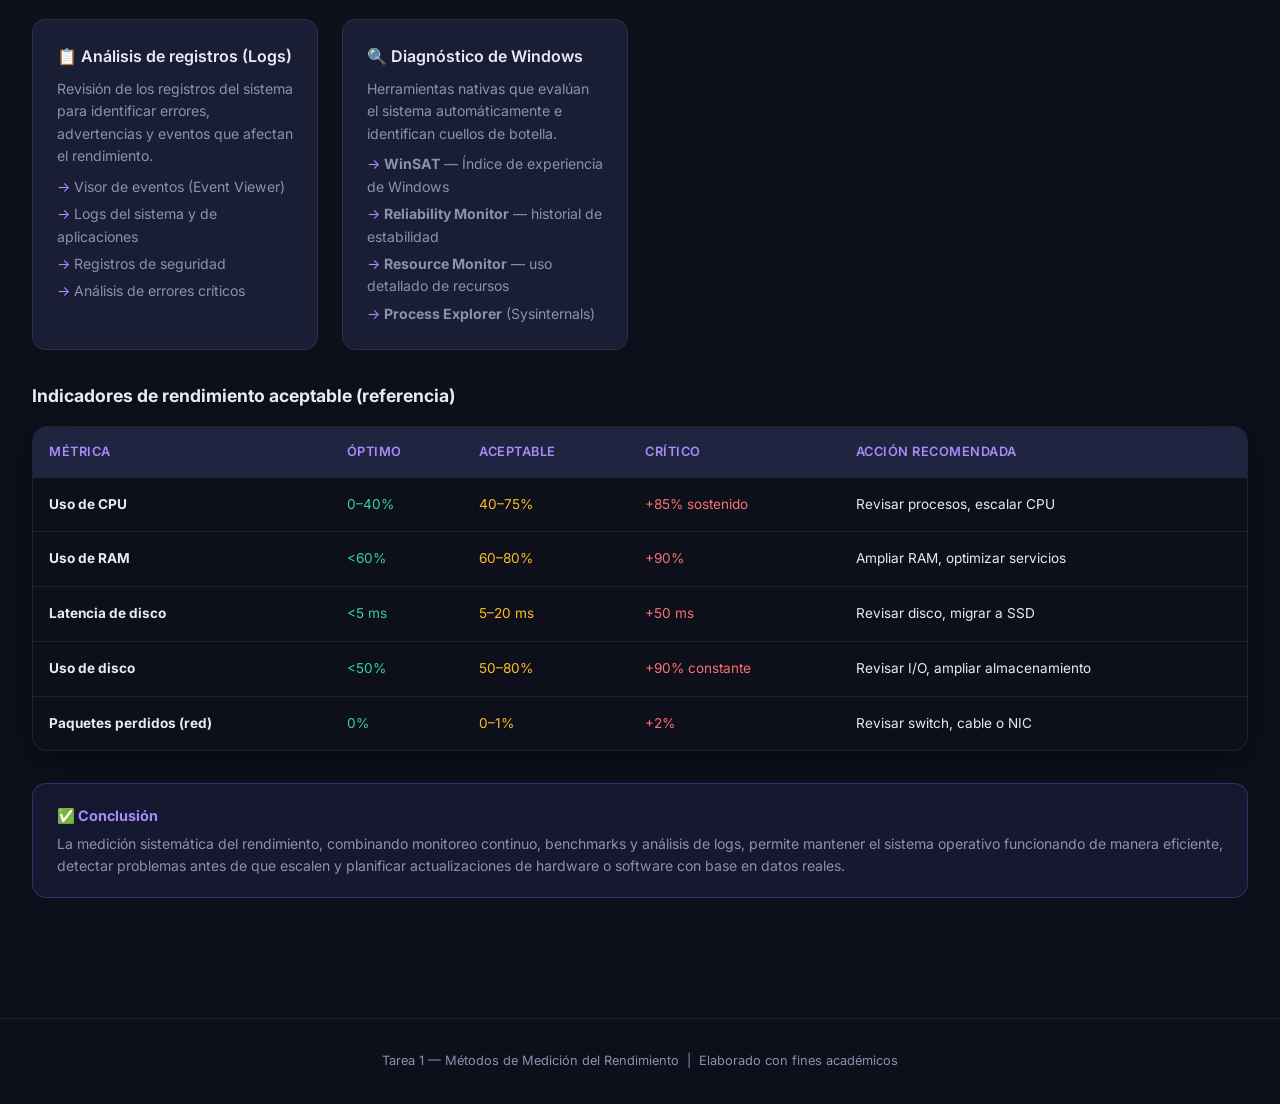
<file: tarea1.html>
<!DOCTYPE html>
<html lang="es">
<head>
<meta charset="UTF-8">
<meta name="viewport" content="width=device-width, initial-scale=1.0">
<title>Tarea 1 — Métodos de Medición del Rendimiento del SO</title>
<link rel="preconnect" href="https://fonts.googleapis.com">
<link href="https://fonts.googleapis.com/css2?family=Inter:wght@300;400;500;600;700&display=swap" rel="stylesheet">
<link rel="stylesheet" href="style.css">
</head>
<body>

<header class="header">
  <div class="header-inner">
    <div class="logo"><span class="logo-icon">🖥️</span><span class="logo-text">Sistemas Operativos Propietarios</span></div>
    <nav class="nav">
      <a href="index.html" class="nav-link">Cuadro Comparativo</a>
      <a href="reporte.html" class="nav-link">Reporte de Instalación</a>
      <a href="tarea1.html" class="nav-link active">Tarea 1 — Rendimiento</a>
      <a href="tarea2.html" class="nav-link">Tarea 2 — Mantenimiento</a>
    </nav>
  </div>
</header>

<section class="hero">
  <div class="hero-content">
    <span class="badge">Tarea 1</span>
    <h1>Métodos y Técnicas para Medir el <span class="gradient-text">Rendimiento del SO</span></h1>
    <p>Resumen sobre los principales métodos, herramientas y métricas utilizadas para evaluar el rendimiento y desempeño de un sistema operativo instalado.</p>
  </div>
</section>

<section class="section">
  <div class="container">

    <h2 class="section-title">¿Por qué medir el rendimiento?</h2>
    <p class="section-sub">La evaluación del desempeño permite identificar cuellos de botella, optimizar recursos y garantizar la estabilidad del sistema.</p>

    <div class="highlight">
      <h4>📌 Concepto clave</h4>
      <p>El rendimiento de un SO se mide a través de indicadores cuantitativos (métricas) y cualitativos obtenidos mediante herramientas de monitoreo, pruebas de estrés y benchmarks. El objetivo es detectar ineficiencias antes de que afecten la operación.</p>
    </div>

    <!-- Métricas principales -->
    <h3 style="margin:2rem 0 1rem;font-size:1.1rem;">Métricas principales de rendimiento</h3>
    <div class="report-grid">
      <div class="report-card">
        <h3>⚙️ Uso de CPU</h3>
        <p>Porcentaje de tiempo que el procesador está activo. Valores sostenidos sobre el 85–90% indican saturación. Se mide en tiempo real y por proceso.</p>
        <ul>
          <li>% CPU total del sistema</li>
          <li>CPU por proceso/servicio</li>
          <li>Tiempo en modo kernel vs. usuario</li>
          <li>Colas de procesador (processor queue)</li>
        </ul>
      </div>
      <div class="report-card">
        <h3>🧠 Uso de memoria RAM</h3>
        <p>Cantidad de RAM disponible, en uso y el uso del archivo de paginación. El exceso de paginación (paging) degrada el rendimiento significativamente.</p>
        <ul>
          <li>MB disponibles vs. usados</li>
          <li>Fallos de página por segundo</li>
          <li>Uso del archivo de paginación</li>
          <li>Working set por proceso</li>
        </ul>
      </div>
      <div class="report-card">
        <h3>💾 Rendimiento de disco</h3>
        <p>Velocidad de lectura/escritura y tiempos de respuesta del almacenamiento. Determinante en servidores con BD y en operaciones I/O intensivas.</p>
        <ul>
          <li>MB/s de lectura y escritura</li>
          <li>IOPS (operaciones por segundo)</li>
          <li>Latencia de disco (ms)</li>
          <li>% de tiempo activo del disco</li>
        </ul>
      </div>
      <div class="report-card">
        <h3>🌐 Rendimiento de red</h3>
        <p>Tasa de transferencia, latencia y pérdida de paquetes del adaptador de red. Crítico en servidores que ofrecen servicios de red.</p>
        <ul>
          <li>Bytes/seg enviados y recibidos</li>
          <li>Latencia (ping en ms)</li>
          <li>Paquetes descartados</li>
          <li>Ancho de banda utilizado (%)</li>
        </ul>
      </div>
    </div>

    <!-- Métodos -->
    <h3 style="margin:2rem 0 1rem;font-size:1.1rem;">Métodos de medición</h3>
    <div class="report-grid">
      <div class="report-card">
        <h3>📊 Monitoreo en tiempo real</h3>
        <p>Observación continua de los recursos del sistema. Permite detectar problemas en el momento en que ocurren.</p>
        <ul>
          <li><strong>Administrador de tareas</strong> (Task Manager) — vista rápida de CPU, RAM, disco y red</li>
          <li><strong>Monitor de recursos</strong> — detalle por proceso y servicio</li>
          <li><strong>Monitor de rendimiento</strong> (perfmon.exe) — gráficas históricas configurables</li>
        </ul>
      </div>
      <div class="report-card">
        <h3>📈 Contadores de rendimiento</h3>
        <p>Windows ofrece cientos de contadores de rendimiento organizados en categorías que pueden registrarse en logs para análisis posterior.</p>
        <ul>
          <li>Se configuran en <code>perfmon.exe</code></li>
          <li>Exportables a CSV/BLG para análisis</li>
          <li>Alertas automáticas por umbral</li>
          <li>Conjuntos de recopiladores de datos</li>
        </ul>
      </div>
      <div class="report-card">
        <h3>🔬 Benchmarking</h3>
        <p>Pruebas estandarizadas que comparan el rendimiento del sistema contra referencias conocidas o versiones anteriores.</p>
        <ul>
          <li><strong>CrystalDiskMark</strong> — velocidad de disco</li>
          <li><strong>Cinebench</strong> — rendimiento de CPU</li>
          <li><strong>MemTest86</strong> — estabilidad de RAM</li>
          <li><strong>PCMark</strong> — rendimiento general del sistema</li>
        </ul>
      </div>
      <div class="report-card">
        <h3>💥 Pruebas de estrés</h3>
        <p>Se somete al sistema a cargas máximas durante un período para identificar límites y comportamiento bajo presión extrema.</p>
        <ul>
          <li><strong>Prime95</strong> — estrés de CPU y RAM</li>
          <li><strong>FurMark</strong> — estrés de GPU</li>
          <li><strong>IOMeter</strong> — estrés de almacenamiento</li>
          <li><strong>AIDA64</strong> — estrés integral del sistema</li>
        </ul>
      </div>
      <div class="report-card">
        <h3>📋 Análisis de registros (Logs)</h3>
        <p>Revisión de los registros del sistema para identificar errores, advertencias y eventos que afectan el rendimiento.</p>
        <ul>
          <li>Visor de eventos (Event Viewer)</li>
          <li>Logs del sistema y de aplicaciones</li>
          <li>Registros de seguridad</li>
          <li>Análisis de errores críticos</li>
        </ul>
      </div>
      <div class="report-card">
        <h3>🔍 Diagnóstico de Windows</h3>
        <p>Herramientas nativas que evalúan el sistema automáticamente e identifican cuellos de botella.</p>
        <ul>
          <li><strong>WinSAT</strong> — Índice de experiencia de Windows</li>
          <li><strong>Reliability Monitor</strong> — historial de estabilidad</li>
          <li><strong>Resource Monitor</strong> — uso detallado de recursos</li>
          <li><strong>Process Explorer</strong> (Sysinternals)</li>
        </ul>
      </div>
    </div>

    <!-- Indicadores de rendimiento aceptable -->
    <h3 style="margin:2rem 0 1rem;font-size:1.1rem;">Indicadores de rendimiento aceptable (referencia)</h3>
    <div class="table-wrapper">
      <table class="comp-table">
        <thead>
          <tr>
            <th>Métrica</th>
            <th>Óptimo</th>
            <th>Aceptable</th>
            <th>Crítico</th>
            <th>Acción recomendada</th>
          </tr>
        </thead>
        <tbody>
          <tr>
            <td><strong>Uso de CPU</strong></td>
            <td style="color:var(--green)">0–40%</td>
            <td style="color:var(--yellow)">40–75%</td>
            <td style="color:var(--red)">+85% sostenido</td>
            <td>Revisar procesos, escalar CPU</td>
          </tr>
          <tr>
            <td><strong>Uso de RAM</strong></td>
            <td style="color:var(--green)">&lt;60%</td>
            <td style="color:var(--yellow)">60–80%</td>
            <td style="color:var(--red)">+90%</td>
            <td>Ampliar RAM, optimizar servicios</td>
          </tr>
          <tr>
            <td><strong>Latencia de disco</strong></td>
            <td style="color:var(--green)">&lt;5 ms</td>
            <td style="color:var(--yellow)">5–20 ms</td>
            <td style="color:var(--red)">+50 ms</td>
            <td>Revisar disco, migrar a SSD</td>
          </tr>
          <tr>
            <td><strong>Uso de disco</strong></td>
            <td style="color:var(--green)">&lt;50%</td>
            <td style="color:var(--yellow)">50–80%</td>
            <td style="color:var(--red)">+90% constante</td>
            <td>Revisar I/O, ampliar almacenamiento</td>
          </tr>
          <tr>
            <td><strong>Paquetes perdidos (red)</strong></td>
            <td style="color:var(--green)">0%</td>
            <td style="color:var(--yellow)">0–1%</td>
            <td style="color:var(--red)">+2%</td>
            <td>Revisar switch, cable o NIC</td>
          </tr>
        </tbody>
      </table>
    </div>

    <div class="highlight" style="margin-top:2rem;">
      <h4>✅ Conclusión</h4>
      <p>La medición sistemática del rendimiento, combinando monitoreo continuo, benchmarks y análisis de logs, permite mantener el sistema operativo funcionando de manera eficiente, detectar problemas antes de que escalen y planificar actualizaciones de hardware o software con base en datos reales.</p>
    </div>

  </div>
</section>

<footer class="footer">
  <p>Tarea 1 — Métodos de Medición del Rendimiento &nbsp;|&nbsp; Elaborado con fines académicos</p>
</footer>
</body>
</html>
</file>
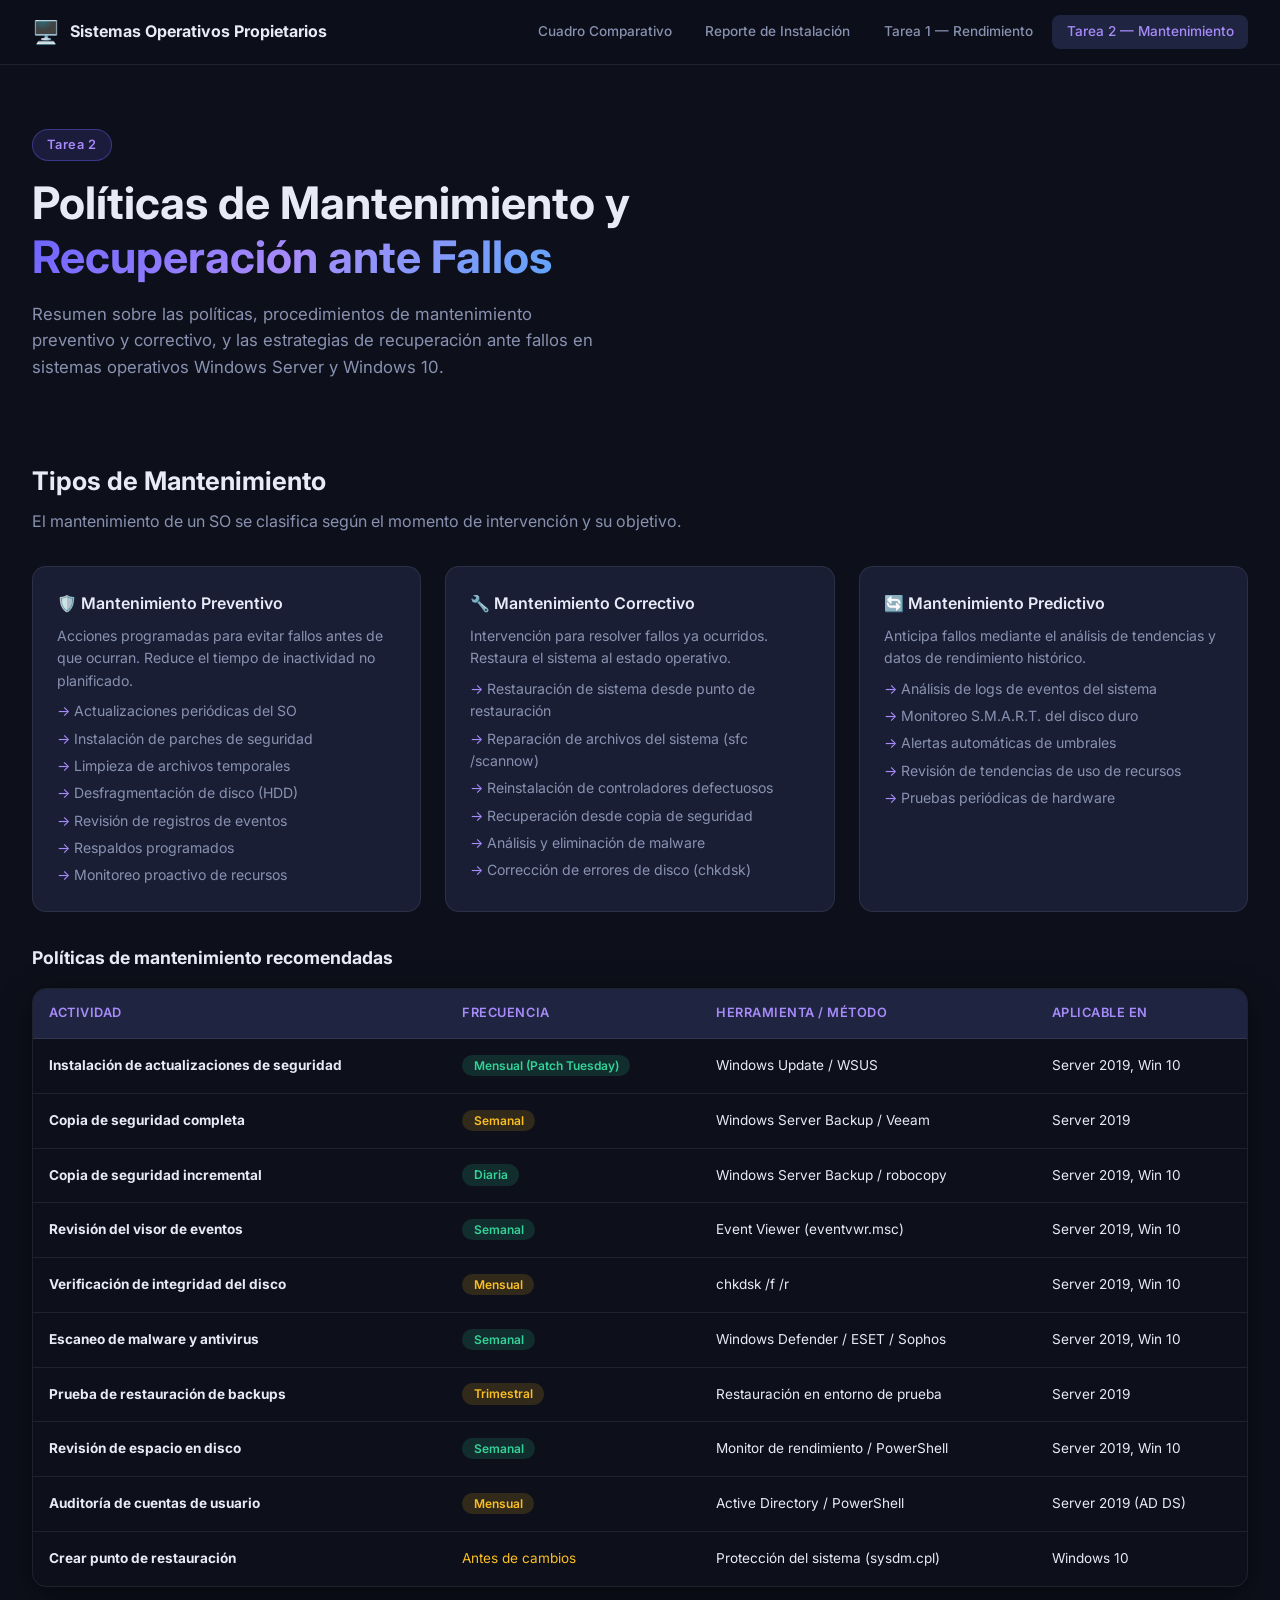
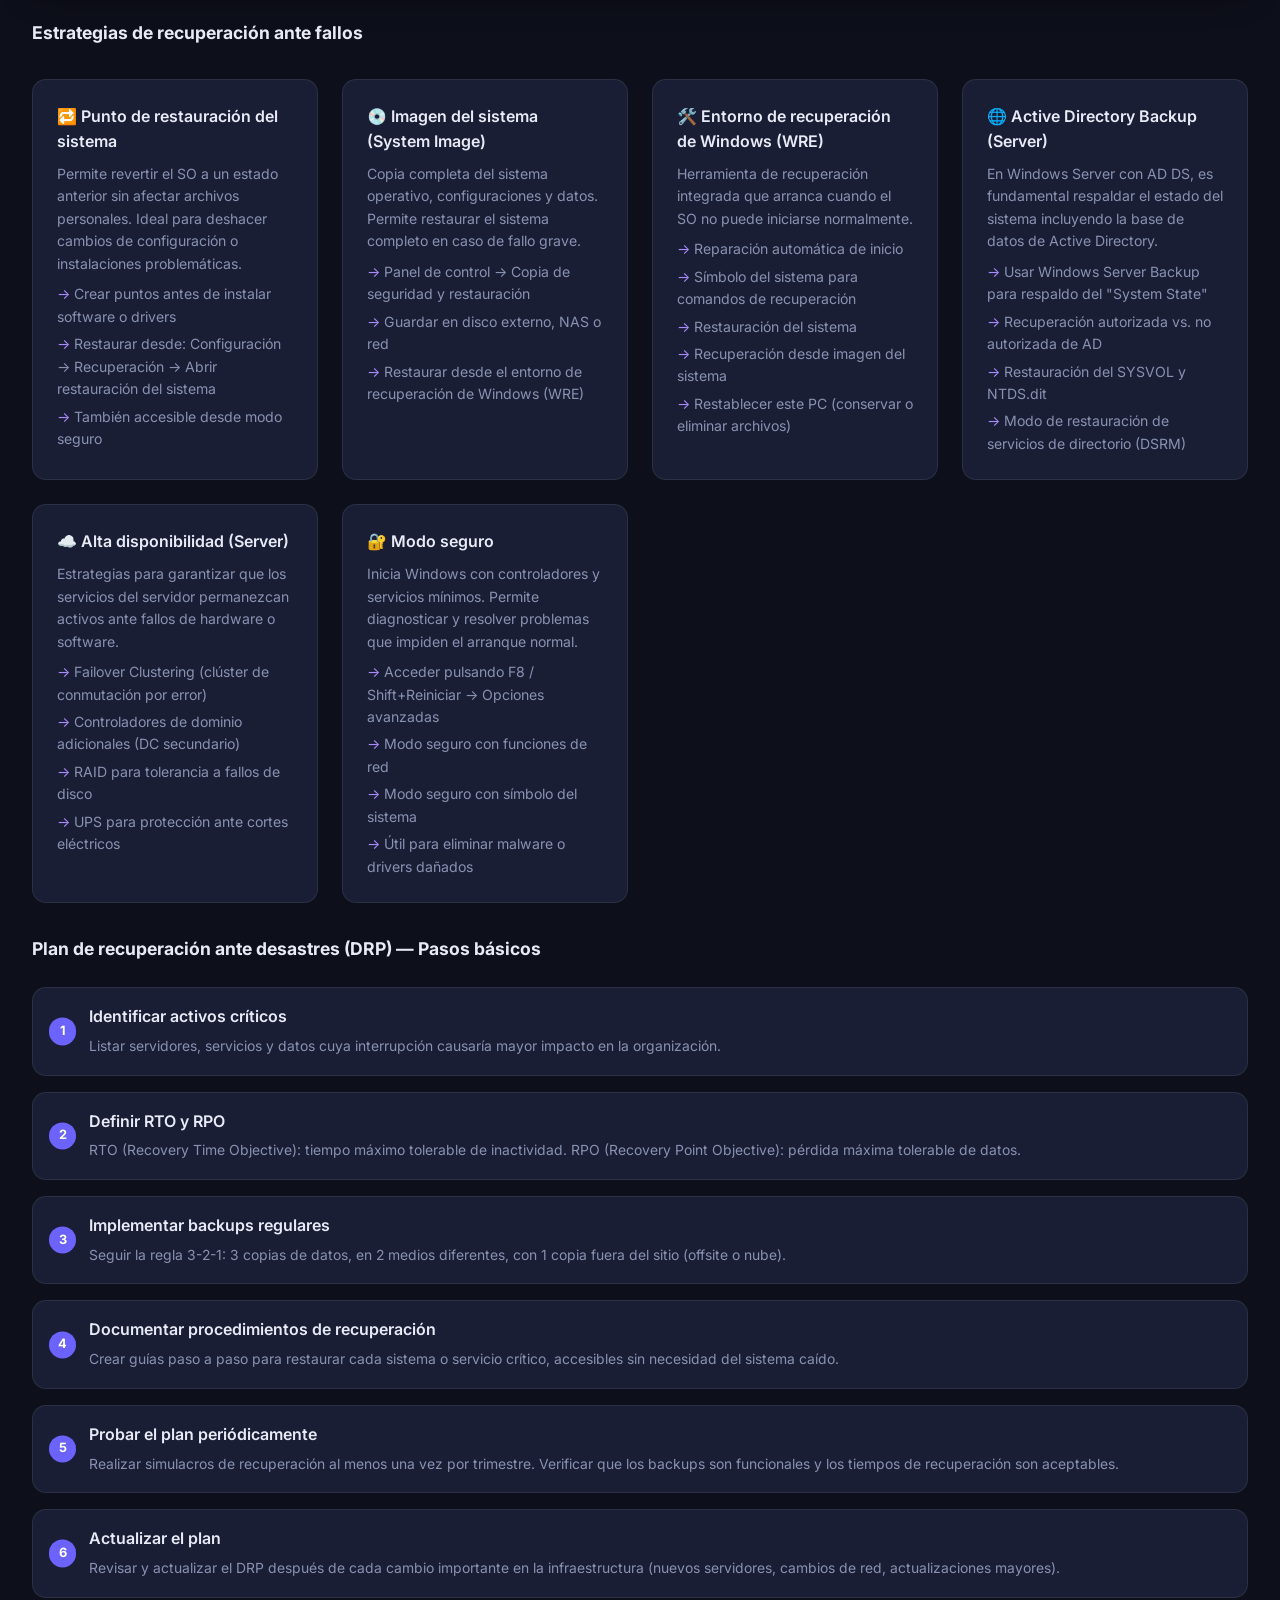
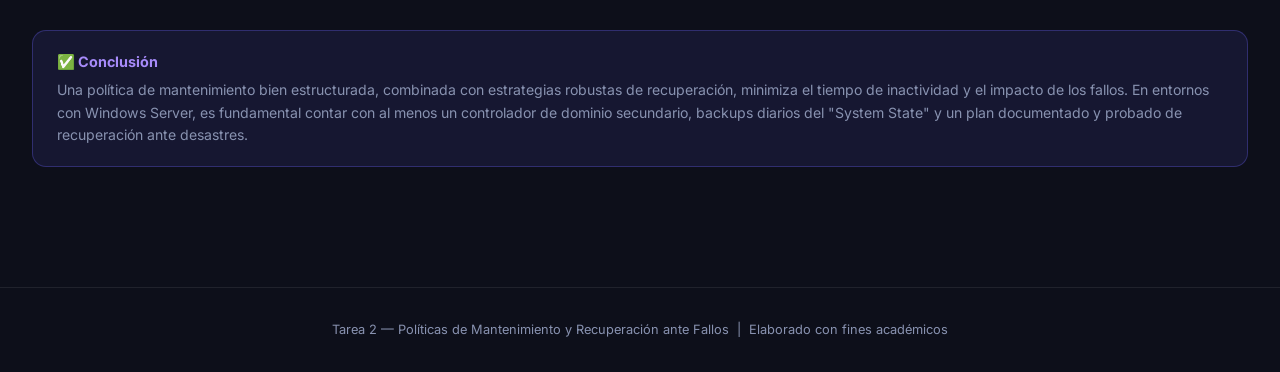
<file: tarea2.html>
<!DOCTYPE html>
<html lang="es">
<head>
<meta charset="UTF-8">
<meta name="viewport" content="width=device-width, initial-scale=1.0">
<title>Tarea 2 — Políticas de Mantenimiento y Recuperación ante Fallos</title>
<link rel="preconnect" href="https://fonts.googleapis.com">
<link href="https://fonts.googleapis.com/css2?family=Inter:wght@300;400;500;600;700&display=swap" rel="stylesheet">
<link rel="stylesheet" href="style.css">
</head>
<body>

<header class="header">
  <div class="header-inner">
    <div class="logo"><span class="logo-icon">🖥️</span><span class="logo-text">Sistemas Operativos Propietarios</span></div>
    <nav class="nav">
      <a href="index.html" class="nav-link">Cuadro Comparativo</a>
      <a href="reporte.html" class="nav-link">Reporte de Instalación</a>
      <a href="tarea1.html" class="nav-link">Tarea 1 — Rendimiento</a>
      <a href="tarea2.html" class="nav-link active">Tarea 2 — Mantenimiento</a>
    </nav>
  </div>
</header>

<section class="hero">
  <div class="hero-content">
    <span class="badge">Tarea 2</span>
    <h1>Políticas de Mantenimiento y <span class="gradient-text">Recuperación ante Fallos</span></h1>
    <p>Resumen sobre las políticas, procedimientos de mantenimiento preventivo y correctivo, y las estrategias de recuperación ante fallos en sistemas operativos Windows Server y Windows 10.</p>
  </div>
</section>

<section class="section">
  <div class="container">

    <!-- Tipos de mantenimiento -->
    <h2 class="section-title">Tipos de Mantenimiento</h2>
    <p class="section-sub">El mantenimiento de un SO se clasifica según el momento de intervención y su objetivo.</p>

    <div class="report-grid">
      <div class="report-card">
        <h3>🛡️ Mantenimiento Preventivo</h3>
        <p>Acciones programadas para evitar fallos antes de que ocurran. Reduce el tiempo de inactividad no planificado.</p>
        <ul>
          <li>Actualizaciones periódicas del SO</li>
          <li>Instalación de parches de seguridad</li>
          <li>Limpieza de archivos temporales</li>
          <li>Desfragmentación de disco (HDD)</li>
          <li>Revisión de registros de eventos</li>
          <li>Respaldos programados</li>
          <li>Monitoreo proactivo de recursos</li>
        </ul>
      </div>
      <div class="report-card">
        <h3>🔧 Mantenimiento Correctivo</h3>
        <p>Intervención para resolver fallos ya ocurridos. Restaura el sistema al estado operativo.</p>
        <ul>
          <li>Restauración de sistema desde punto de restauración</li>
          <li>Reparación de archivos del sistema (sfc /scannow)</li>
          <li>Reinstalación de controladores defectuosos</li>
          <li>Recuperación desde copia de seguridad</li>
          <li>Análisis y eliminación de malware</li>
          <li>Corrección de errores de disco (chkdsk)</li>
        </ul>
      </div>
      <div class="report-card">
        <h3>🔄 Mantenimiento Predictivo</h3>
        <p>Anticipa fallos mediante el análisis de tendencias y datos de rendimiento histórico.</p>
        <ul>
          <li>Análisis de logs de eventos del sistema</li>
          <li>Monitoreo S.M.A.R.T. del disco duro</li>
          <li>Alertas automáticas de umbrales</li>
          <li>Revisión de tendencias de uso de recursos</li>
          <li>Pruebas periódicas de hardware</li>
        </ul>
      </div>
    </div>

    <!-- Políticas de mantenimiento -->
    <h3 style="margin:2rem 0 1rem;font-size:1.1rem;">Políticas de mantenimiento recomendadas</h3>
    <div class="table-wrapper">
      <table class="comp-table">
        <thead>
          <tr>
            <th>Actividad</th>
            <th>Frecuencia</th>
            <th>Herramienta / Método</th>
            <th>Aplicable en</th>
          </tr>
        </thead>
        <tbody>
          <tr>
            <td><strong>Instalación de actualizaciones de seguridad</strong></td>
            <td><span class="sec-badge high">Mensual (Patch Tuesday)</span></td>
            <td>Windows Update / WSUS</td>
            <td>Server 2019, Win 10</td>
          </tr>
          <tr>
            <td><strong>Copia de seguridad completa</strong></td>
            <td><span class="sec-badge med">Semanal</span></td>
            <td>Windows Server Backup / Veeam</td>
            <td>Server 2019</td>
          </tr>
          <tr>
            <td><strong>Copia de seguridad incremental</strong></td>
            <td><span class="sec-badge high">Diaria</span></td>
            <td>Windows Server Backup / robocopy</td>
            <td>Server 2019, Win 10</td>
          </tr>
          <tr>
            <td><strong>Revisión del visor de eventos</strong></td>
            <td><span class="sec-badge high">Semanal</span></td>
            <td>Event Viewer (eventvwr.msc)</td>
            <td>Server 2019, Win 10</td>
          </tr>
          <tr>
            <td><strong>Verificación de integridad del disco</strong></td>
            <td><span class="sec-badge med">Mensual</span></td>
            <td>chkdsk /f /r</td>
            <td>Server 2019, Win 10</td>
          </tr>
          <tr>
            <td><strong>Escaneo de malware y antivirus</strong></td>
            <td><span class="sec-badge high">Semanal</span></td>
            <td>Windows Defender / ESET / Sophos</td>
            <td>Server 2019, Win 10</td>
          </tr>
          <tr>
            <td><strong>Prueba de restauración de backups</strong></td>
            <td><span class="sec-badge med">Trimestral</span></td>
            <td>Restauración en entorno de prueba</td>
            <td>Server 2019</td>
          </tr>
          <tr>
            <td><strong>Revisión de espacio en disco</strong></td>
            <td><span class="sec-badge high">Semanal</span></td>
            <td>Monitor de rendimiento / PowerShell</td>
            <td>Server 2019, Win 10</td>
          </tr>
          <tr>
            <td><strong>Auditoría de cuentas de usuario</strong></td>
            <td><span class="sec-badge med">Mensual</span></td>
            <td>Active Directory / PowerShell</td>
            <td>Server 2019 (AD DS)</td>
          </tr>
          <tr>
            <td><strong>Crear punto de restauración</strong></td>
            <td style="color:var(--yellow)">Antes de cambios</td>
            <td>Protección del sistema (sysdm.cpl)</td>
            <td>Windows 10</td>
          </tr>
        </tbody>
      </table>
    </div>

    <!-- Estrategias de recuperación -->
    <h3 style="margin:2rem 0 1rem;font-size:1.1rem;">Estrategias de recuperación ante fallos</h3>
    <div class="report-grid">
      <div class="report-card">
        <h3>🔁 Punto de restauración del sistema</h3>
        <p>Permite revertir el SO a un estado anterior sin afectar archivos personales. Ideal para deshacer cambios de configuración o instalaciones problemáticas.</p>
        <ul>
          <li>Crear puntos antes de instalar software o drivers</li>
          <li>Restaurar desde: Configuración → Recuperación → Abrir restauración del sistema</li>
          <li>También accesible desde modo seguro</li>
        </ul>
      </div>
      <div class="report-card">
        <h3>💿 Imagen del sistema (System Image)</h3>
        <p>Copia completa del sistema operativo, configuraciones y datos. Permite restaurar el sistema completo en caso de fallo grave.</p>
        <ul>
          <li>Panel de control → Copia de seguridad y restauración</li>
          <li>Guardar en disco externo, NAS o red</li>
          <li>Restaurar desde el entorno de recuperación de Windows (WRE)</li>
        </ul>
      </div>
      <div class="report-card">
        <h3>🛠️ Entorno de recuperación de Windows (WRE)</h3>
        <p>Herramienta de recuperación integrada que arranca cuando el SO no puede iniciarse normalmente.</p>
        <ul>
          <li>Reparación automática de inicio</li>
          <li>Símbolo del sistema para comandos de recuperación</li>
          <li>Restauración del sistema</li>
          <li>Recuperación desde imagen del sistema</li>
          <li>Restablecer este PC (conservar o eliminar archivos)</li>
        </ul>
      </div>
      <div class="report-card">
        <h3>🌐 Active Directory Backup (Server)</h3>
        <p>En Windows Server con AD DS, es fundamental respaldar el estado del sistema incluyendo la base de datos de Active Directory.</p>
        <ul>
          <li>Usar Windows Server Backup para respaldo del "System State"</li>
          <li>Recuperación autorizada vs. no autorizada de AD</li>
          <li>Restauración del SYSVOL y NTDS.dit</li>
          <li>Modo de restauración de servicios de directorio (DSRM)</li>
        </ul>
      </div>
      <div class="report-card">
        <h3>☁️ Alta disponibilidad (Server)</h3>
        <p>Estrategias para garantizar que los servicios del servidor permanezcan activos ante fallos de hardware o software.</p>
        <ul>
          <li>Failover Clustering (clúster de conmutación por error)</li>
          <li>Controladores de dominio adicionales (DC secundario)</li>
          <li>RAID para tolerancia a fallos de disco</li>
          <li>UPS para protección ante cortes eléctricos</li>
        </ul>
      </div>
      <div class="report-card">
        <h3>🔐 Modo seguro</h3>
        <p>Inicia Windows con controladores y servicios mínimos. Permite diagnosticar y resolver problemas que impiden el arranque normal.</p>
        <ul>
          <li>Acceder pulsando F8 / Shift+Reiniciar → Opciones avanzadas</li>
          <li>Modo seguro con funciones de red</li>
          <li>Modo seguro con símbolo del sistema</li>
          <li>Útil para eliminar malware o drivers dañados</li>
        </ul>
      </div>
    </div>

    <!-- Plan de recuperación ante desastres -->
    <h3 style="margin:2rem 0 1rem;font-size:1.1rem;">Plan de recuperación ante desastres (DRP) — Pasos básicos</h3>
    <ol class="step-list">
      <li><strong>Identificar activos críticos</strong><span>Listar servidores, servicios y datos cuya interrupción causaría mayor impacto en la organización.</span></li>
      <li><strong>Definir RTO y RPO</strong><span>RTO (Recovery Time Objective): tiempo máximo tolerable de inactividad. RPO (Recovery Point Objective): pérdida máxima tolerable de datos.</span></li>
      <li><strong>Implementar backups regulares</strong><span>Seguir la regla 3-2-1: 3 copias de datos, en 2 medios diferentes, con 1 copia fuera del sitio (offsite o nube).</span></li>
      <li><strong>Documentar procedimientos de recuperación</strong><span>Crear guías paso a paso para restaurar cada sistema o servicio crítico, accesibles sin necesidad del sistema caído.</span></li>
      <li><strong>Probar el plan periódicamente</strong><span>Realizar simulacros de recuperación al menos una vez por trimestre. Verificar que los backups son funcionales y los tiempos de recuperación son aceptables.</span></li>
      <li><strong>Actualizar el plan</strong><span>Revisar y actualizar el DRP después de cada cambio importante en la infraestructura (nuevos servidores, cambios de red, actualizaciones mayores).</span></li>
    </ol>

    <div class="highlight" style="margin-top:2rem;">
      <h4>✅ Conclusión</h4>
      <p>Una política de mantenimiento bien estructurada, combinada con estrategias robustas de recuperación, minimiza el tiempo de inactividad y el impacto de los fallos. En entornos con Windows Server, es fundamental contar con al menos un controlador de dominio secundario, backups diarios del "System State" y un plan documentado y probado de recuperación ante desastres.</p>
    </div>

  </div>
</section>

<footer class="footer">
  <p>Tarea 2 — Políticas de Mantenimiento y Recuperación ante Fallos &nbsp;|&nbsp; Elaborado con fines académicos</p>
</footer>
</body>
</html>
</file>
<file: style.css>
/* ===== RESET & BASE ===== */
*, *::before, *::after { box-sizing: border-box; margin: 0; padding: 0; }

:root {
  --bg: #0d0f1a;
  --bg2: #13162a;
  --card: #1a1e35;
  --card2: #1f2440;
  --border: rgba(255,255,255,0.08);
  --text: #e8eaf6;
  --text-muted: #8892b0;
  --accent: #6c63ff;
  --accent2: #a78bfa;
  --green: #34d399;
  --red: #f87171;
  --yellow: #fbbf24;
  --ms-blue: #0078d4;
  --apple-gray: #555;
  --radius: 14px;
  --shadow: 0 8px 32px rgba(0,0,0,0.4);
}

html { scroll-behavior: smooth; }
body { font-family: 'Inter', sans-serif; background: var(--bg); color: var(--text); line-height: 1.6; min-height: 100vh; }

/* ===== HEADER ===== */
.header {
  position: sticky; top: 0; z-index: 100;
  background: rgba(13,15,26,0.85);
  backdrop-filter: blur(16px);
  border-bottom: 1px solid var(--border);
  padding: 0 2rem;
}
.header-inner { max-width: 1400px; margin: auto; display: flex; align-items: center; justify-content: space-between; height: 64px; gap: 1rem; flex-wrap: wrap; }
.logo { display: flex; align-items: center; gap: .6rem; font-weight: 700; font-size: 1rem; white-space: nowrap; }
.logo-icon { font-size: 1.4rem; }
.nav { display: flex; gap: .3rem; flex-wrap: wrap; }
.nav-link { padding: .4rem .9rem; border-radius: 8px; text-decoration: none; color: var(--text-muted); font-size: .85rem; font-weight: 500; transition: all .2s; }
.nav-link:hover, .nav-link.active { background: var(--card2); color: var(--text); }
.nav-link.active { color: var(--accent2); }

/* ===== HERO ===== */
.hero {
  padding: 4rem 2rem 3rem;
  max-width: 1400px; margin: auto;
  display: flex; flex-direction: column; gap: 2rem;
}
.hero-content { max-width: 700px; }
.badge { display: inline-block; background: rgba(108,99,255,.15); border: 1px solid rgba(108,99,255,.4); color: var(--accent2); padding: .3rem .9rem; border-radius: 999px; font-size: .8rem; font-weight: 600; letter-spacing: .05em; margin-bottom: 1rem; }
.hero h1 { font-size: clamp(1.8rem, 4vw, 2.8rem); font-weight: 700; line-height: 1.2; margin-bottom: 1rem; }
.gradient-text { background: linear-gradient(135deg, var(--accent), var(--accent2), #60a5fa); -webkit-background-clip: text; -webkit-text-fill-color: transparent; background-clip: text; }
.hero p { color: var(--text-muted); font-size: 1.05rem; max-width: 580px; }
.hero-cards { display: flex; gap: 1rem; flex-wrap: wrap; }
.mini-card { background: var(--card); border: 1px solid var(--border); border-radius: var(--radius); padding: .6rem 1.2rem; font-size: .9rem; font-weight: 500; display: flex; align-items: center; gap: .4rem; transition: transform .2s, border-color .2s; }
.mini-card:hover { transform: translateY(-2px); border-color: var(--accent); }

/* ===== SECTION ===== */
.section { padding: 2rem 2rem 4rem; }
.container { max-width: 1400px; margin: auto; }
.section-title { font-size: 1.6rem; font-weight: 700; margin-bottom: .4rem; }
.section-sub { color: var(--text-muted); margin-bottom: 2rem; }

/* ===== TABLE ===== */
.table-wrapper { overflow-x: auto; border-radius: var(--radius); border: 1px solid var(--border); box-shadow: var(--shadow); }
.comp-table { width: 100%; border-collapse: collapse; font-size: .85rem; min-width: 1100px; }
.comp-table thead th { background: var(--card2); padding: .9rem 1rem; text-align: left; font-weight: 600; color: var(--accent2); font-size: .8rem; letter-spacing: .04em; text-transform: uppercase; border-bottom: 1px solid var(--border); white-space: nowrap; }
.comp-table tbody tr { border-bottom: 1px solid var(--border); transition: background .2s; }
.comp-table tbody tr:last-child { border-bottom: none; }
.comp-table tbody tr:hover { background: rgba(108,99,255,.05); }
.comp-table td { padding: 1rem; vertical-align: top; color: var(--text); }

/* Row accents */
.row-win11 td:first-child { border-left: 3px solid #0078d4; }
.row-win10 td:first-child { border-left: 3px solid #00b4d8; }
.row-server td:first-child { border-left: 3px solid var(--accent); }
.row-macos td:first-child { border-left: 3px solid #a1a1aa; }

.os-name { display: flex; align-items: flex-start; gap: .7rem; }
.os-icon { font-size: 1.6rem; }
.os-name strong { display: block; font-weight: 600; white-space: nowrap; }
.os-tag { font-size: .7rem; color: var(--text-muted); background: var(--card2); padding: .1rem .5rem; border-radius: 999px; display: inline-block; margin-top: .2rem; }

.dev-badge { padding: .2rem .7rem; border-radius: 999px; font-size: .75rem; font-weight: 600; }
.dev-badge.ms { background: rgba(0,120,212,.2); color: #60a5fa; }
.dev-badge.apple { background: rgba(161,161,170,.15); color: #d4d4d8; }

.lic-badge { font-size: .78rem; color: var(--yellow); background: rgba(251,191,36,.1); padding: .2rem .6rem; border-radius: 6px; white-space: nowrap; }

.req-list, .feat-list { list-style: none; display: flex; flex-direction: column; gap: .25rem; }
.req-list li::before { content: "▸ "; color: var(--accent2); }
.feat-list.green li::before { content: "✓ "; color: var(--green); }
.feat-list.red li::before { content: "✗ "; color: var(--red); }

.sec-badge { padding: .2rem .7rem; border-radius: 999px; font-size: .75rem; font-weight: 600; }
.sec-badge.high { background: rgba(52,211,153,.15); color: var(--green); }
.sec-badge.med { background: rgba(251,191,36,.15); color: var(--yellow); }

.table-note { margin-top: 1.2rem; color: var(--text-muted); font-size: .85rem; background: var(--card); border-left: 3px solid var(--accent2); padding: .8rem 1.2rem; border-radius: 8px; }

/* ===== REPORT SECTIONS ===== */
.report-grid { display: grid; grid-template-columns: repeat(auto-fit, minmax(280px, 1fr)); gap: 1.5rem; margin-top: 2rem; }
.report-card { background: var(--card); border: 1px solid var(--border); border-radius: var(--radius); padding: 1.5rem; transition: transform .2s, border-color .2s; }
.report-card:hover { transform: translateY(-3px); border-color: var(--accent); }
.report-card h3 { font-size: 1rem; font-weight: 600; margin-bottom: .5rem; display: flex; align-items: center; gap: .5rem; }
.report-card p, .report-card li { color: var(--text-muted); font-size: .88rem; }
.report-card ul { list-style: none; margin-top: .5rem; display: flex; flex-direction: column; gap: .3rem; }
.report-card ul li::before { content: "→ "; color: var(--accent2); }

.step-list { list-style: none; counter-reset: steps; display: flex; flex-direction: column; gap: 1rem; margin-top: 1.5rem; }
.step-list li { counter-increment: steps; background: var(--card); border: 1px solid var(--border); border-radius: var(--radius); padding: 1rem 1.2rem 1rem 3.5rem; position: relative; }
.step-list li::before { content: counter(steps); position: absolute; left: 1rem; top: 50%; transform: translateY(-50%); background: var(--accent); color: #fff; width: 1.7rem; height: 1.7rem; border-radius: 50%; display: flex; align-items: center; justify-content: center; font-weight: 700; font-size: .8rem; }
.step-list li strong { display: block; font-weight: 600; margin-bottom: .2rem; }
.step-list li span { color: var(--text-muted); font-size: .87rem; }

.info-grid { display: grid; grid-template-columns: repeat(auto-fit, minmax(220px, 1fr)); gap: 1rem; margin-top: 1.5rem; }
.info-box { background: var(--card); border: 1px solid var(--border); border-radius: var(--radius); padding: 1.2rem; }
.info-box .label { font-size: .75rem; font-weight: 600; color: var(--accent2); text-transform: uppercase; letter-spacing: .05em; margin-bottom: .3rem; }
.info-box .value { font-size: .95rem; font-weight: 500; }

.highlight { background: rgba(108,99,255,.1); border: 1px solid rgba(108,99,255,.3); border-radius: var(--radius); padding: 1.2rem 1.5rem; margin: 1.5rem 0; }
.highlight h4 { color: var(--accent2); font-size: .9rem; margin-bottom: .4rem; }
.highlight p { color: var(--text-muted); font-size: .88rem; }

/* ===== FOOTER ===== */
.footer { text-align: center; padding: 2rem; color: var(--text-muted); font-size: .8rem; border-top: 1px solid var(--border); margin-top: 2rem; }

/* ===== RESPONSIVE ===== */
@media (max-width: 768px) {
  .header-inner { height: auto; padding: .8rem 0; }
  .nav-link { font-size: .78rem; padding: .3rem .6rem; }
  .hero { padding: 2rem 1rem; }
  .section { padding: 1rem 1rem 2rem; }
}
</file>
